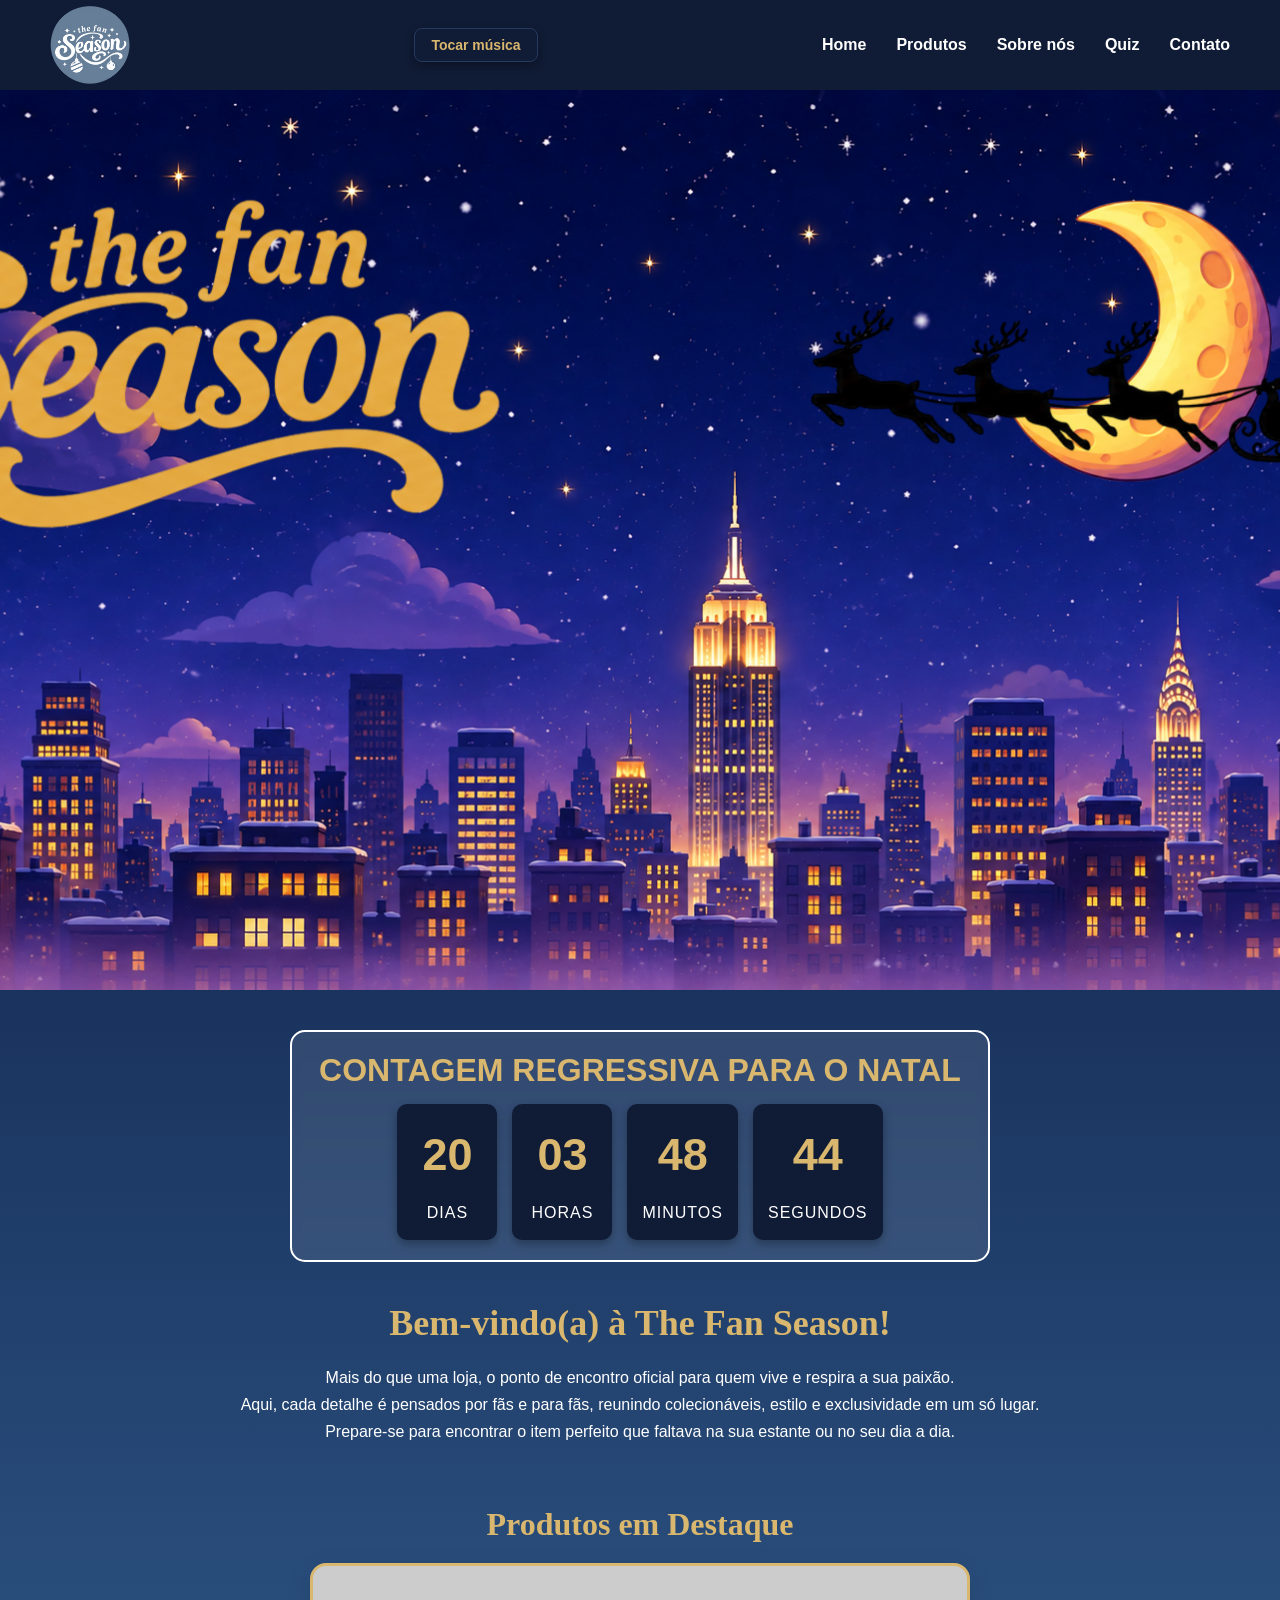
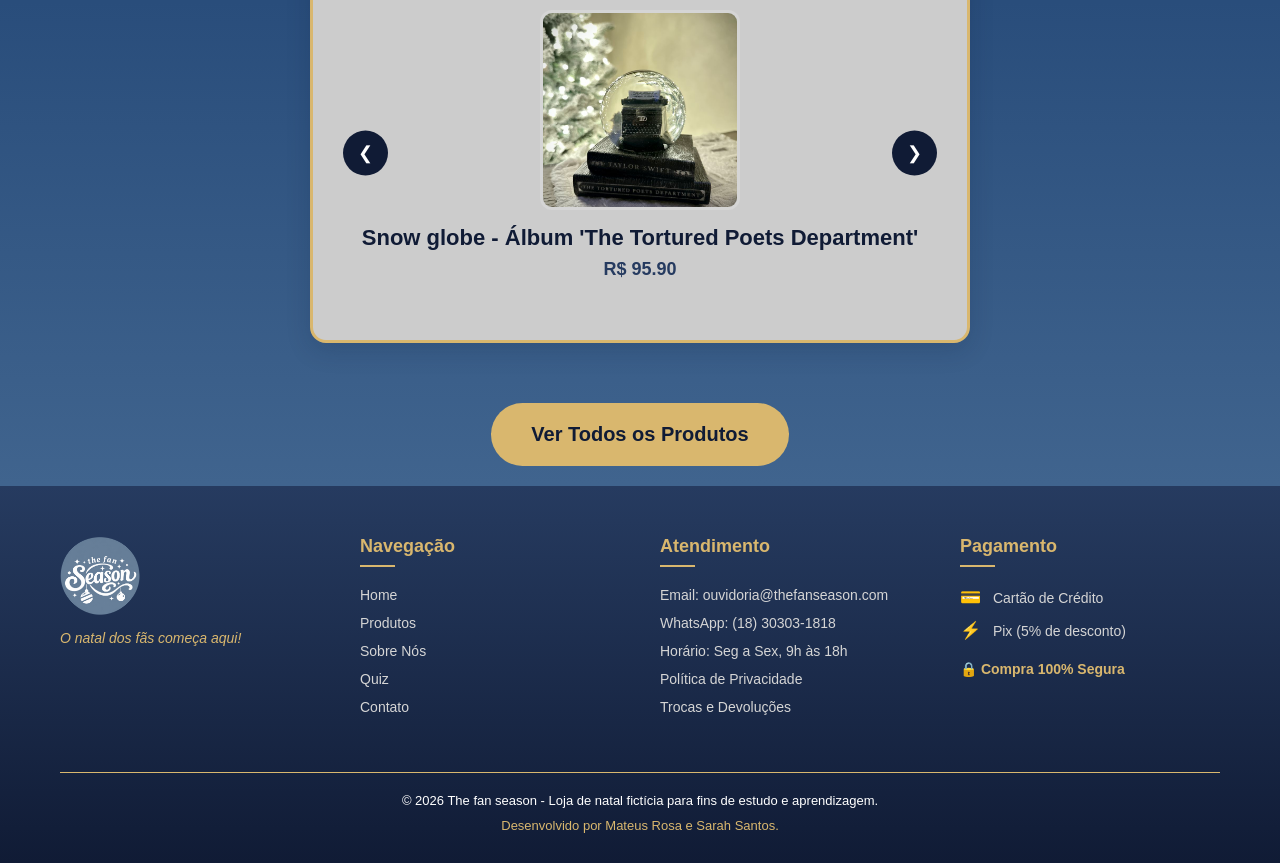
<file: index.html>
<!DOCTYPE html>
<html lang="pt-br">
<head>
    <meta charset="UTF-8">
    <meta name="viewport" content="width=device-width, initial-scale=1.0">
    <title>Home - The fan season</title>
    <link rel="icon" href="img/fanicons/arvore_de_natal-favicon.png">
    <link rel="stylesheet" href="css/style.css">
    <link rel="stylesheet" href="css/responsivo.css">
</head>
<body>
    <header>
        <img src="img/logo.png" alt="Logotipo da Loja de Natal The fan season" class="logo-header">
        <button id="btn-musica">Tocar música</button>
        <button class="menu-hamburguer" id="menu-hamburguer"
            aria-label="Abrir menu" aria-expanded="false">
        <span></span>
        <span></span>
        <span></span>
        </button>

        <nav class="menu" id="menu">
            <a href="index.html">Home</a>
            <a href="produtos.html">Produtos</a>
            <a href="sobre.html">Sobre nós</a>
            <a href="quiz.html">Quiz</a>
            <a href="contato.html">Contato</a>
        </nav>
    </header>
    <main>
        <section class="parallax">
            <img src="img/banner_paralax/cidade.png"  id="cidade" alt="Cidade de Nova York com o empire state">
            <img src="img/banner_paralax/lua.png" id="lua" alt="Lua minguante">
            <img src="img/banner_paralax/papai_noel.png" id="papai_noel" alt="Papai Noel com seu treno de natal voando no céu com renas">
            <img src="img/banner_paralax/titulo.png" id="titulo" alt="Título 'The fan season'">
        </section>

        <div class="container-contador">
            <div class="contador">
                <h2>CONTAGEM REGRESSIVA PARA O NATAL</h2>
                <div class="tempo">
                    <div class="card">
                        <h3 id="dias">00</h3>
                        <p>Dias</p>
                    </div>
                    <div class="card">
                        <h3 id="horas">00</h3>
                        <p>Horas</p>
                    </div>
                    <div class="card">
                        <h3 id="minutos">00</h3>
                        <p>Minutos</p>
                    </div>
                    <div class="card">
                        <h3 id="segundos">00</h3>
                        <p>Segundos</p>
                    </div>
                </div>
            </div>
        </div>

          <article class="boasvindas">
            <div class="messagem-boasvindas">
                <h1>Bem-vindo(a) à The Fan Season!</h1>
                <p>Mais do que uma loja, 
                    o ponto de encontro oficial para quem vive e respira a sua paixão.<br>
                     Aqui, cada detalhe é pensados por fãs e para fãs, reunindo colecionáveis, estilo e exclusividade em um só lugar.<br>
                      Prepare-se para encontrar o item perfeito que faltava na sua estante ou no seu dia a dia.</p>
            </div>
        </article>

        <section class="container-slideshow-destaques">
            <h2>Produtos em Destaque</h2>
            <!-- js vai colocar os produtos por esse id -->
            <div id="slideshow-destaques" class="slideshow-box">
                <button id="anterior" class="btn-slide">&#10094;</button>
                <button id="proximo" class="btn-slide">&#10095;</button>
            </div>
        </section>

        <div class="btn-ver-todos-container">
            <form action="produtos.html">
                <button type="submit" class="btn-ver-todos">Ver Todos os Produtos</button>
            </form>
        </div>

    </main>
    <footer>
        <div class="container-footer">
            <div class="footer-img">
                <a href="index.html">
                    <img src="img/logo.png" alt="Logotipo da Loja de Natal The fan season" class="logo-footer">
                </a>
                <p>O natal dos fãs começa aqui!</p>
            </div>

            <div class="footer-navegacao">
                <h4>Navegação</h4>
                <ul>
                    <li><a href="index.html">Home</a></li>
                    <li><a href="produtos.html">Produtos</a></li>
                    <li><a href="sobre.html">Sobre Nós</a></li>
                    <li><a href="quiz.html">Quiz</a></li>
                    <li><a href="contato.html">Contato</a></li>
                </ul>
            </div>
            <div class="footer-atendimento">
                <h4>Atendimento</h4>
                <ul>
                    <li>Email: ouvidoria@thefanseason.com</li>
                    <li>WhatsApp: (18) 30303-1818</li>
                    <li>Horário: Seg a Sex, 9h às 18h</li>
                    <li><a href="#">Política de Privacidade</a></li>
                    <li><a href="#">Trocas e Devoluções</a></li>
                </ul>
            </div>

            <div class="footer-pagamento">
                <h4>Pagamento</h4>
                <ul class="metodos-pagamento">
                    <li><span>💳</span> Cartão de Crédito</li>
                    <li><span>⚡</span> Pix (5% de desconto)</li>
                </ul>
                <p id="seguranca">🔒 Compra 100% Segura</p>
            </div>
             
        </div>

        <div class="footer-bottom">
            <p>&copy; 2026 The fan season - Loja de natal fictícia para fins de estudo e aprendizagem.</p>
            <p>Desenvolvido por Mateus Rosa e Sarah Santos.</p>
        </div>
    </footer>
    <script src="js/produtos.js"></script>
    <script src="js/script.js"></script>
</body>
</html>
</file>
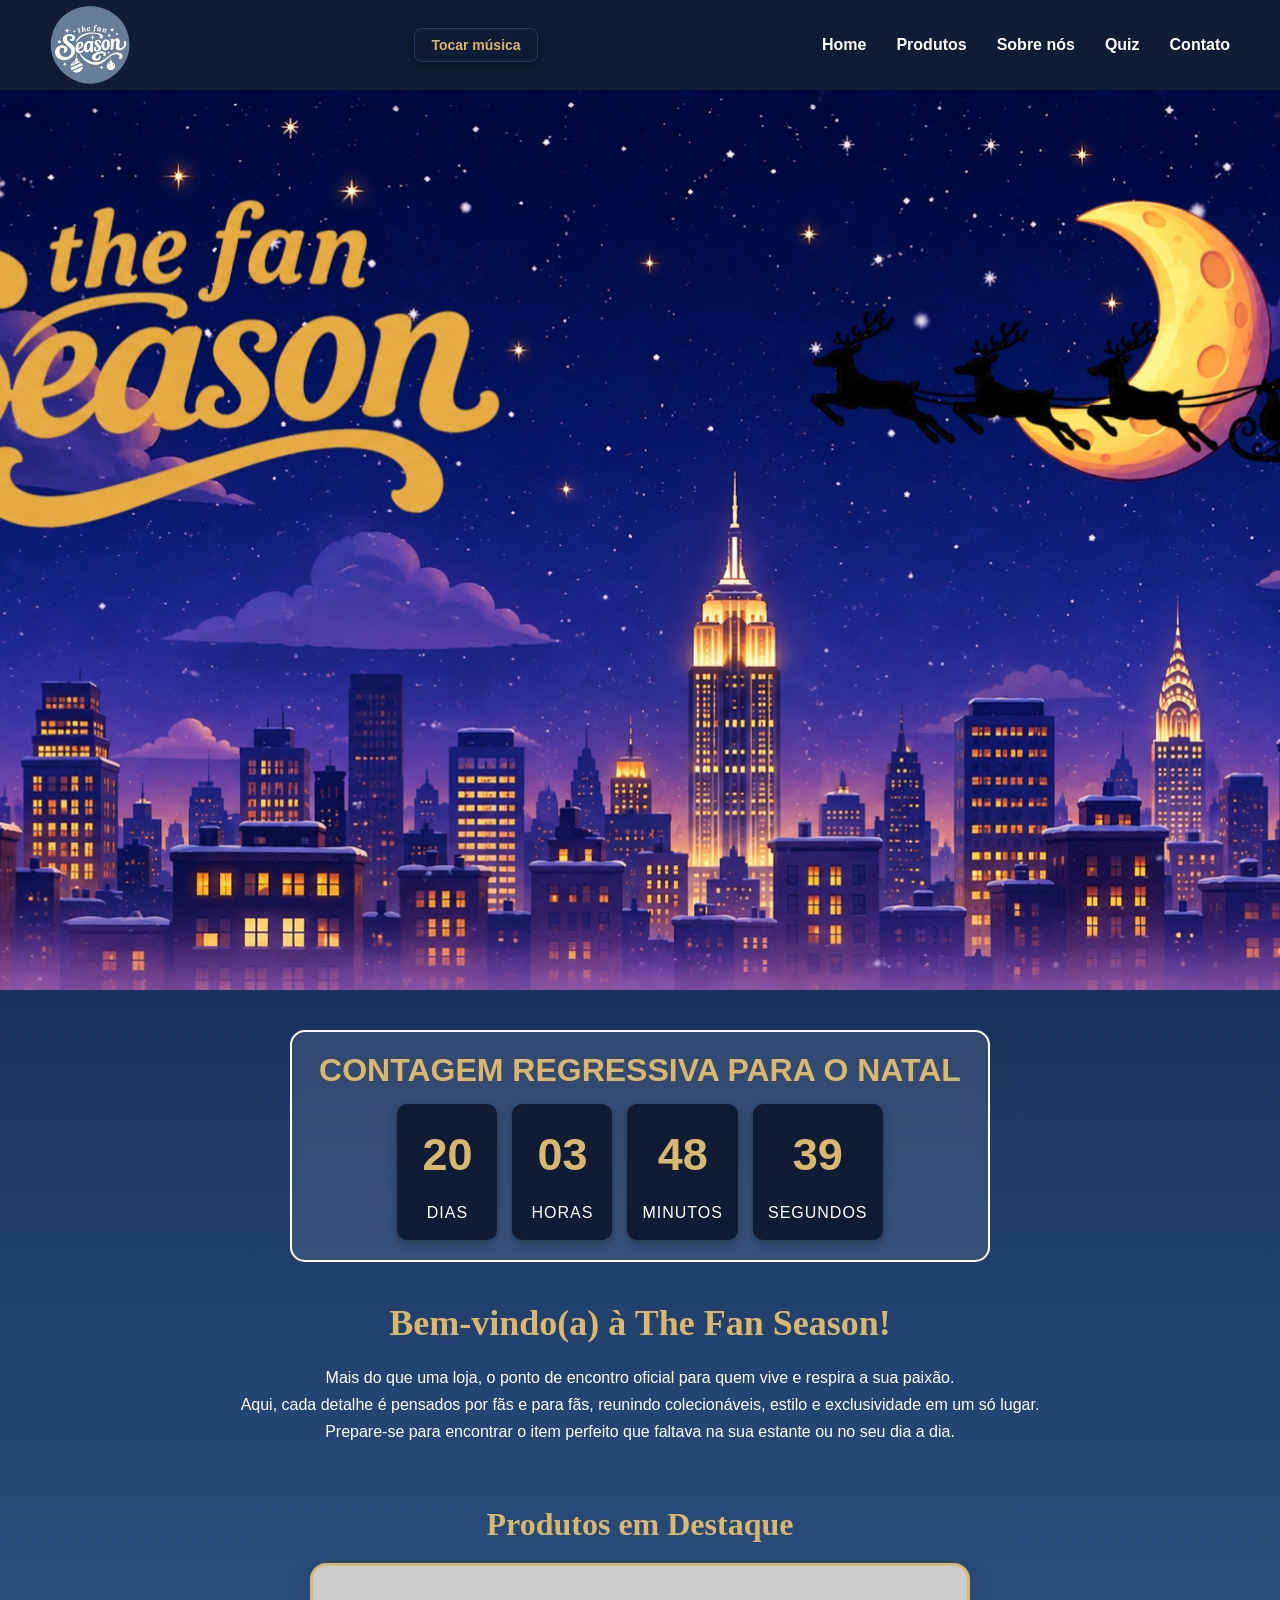
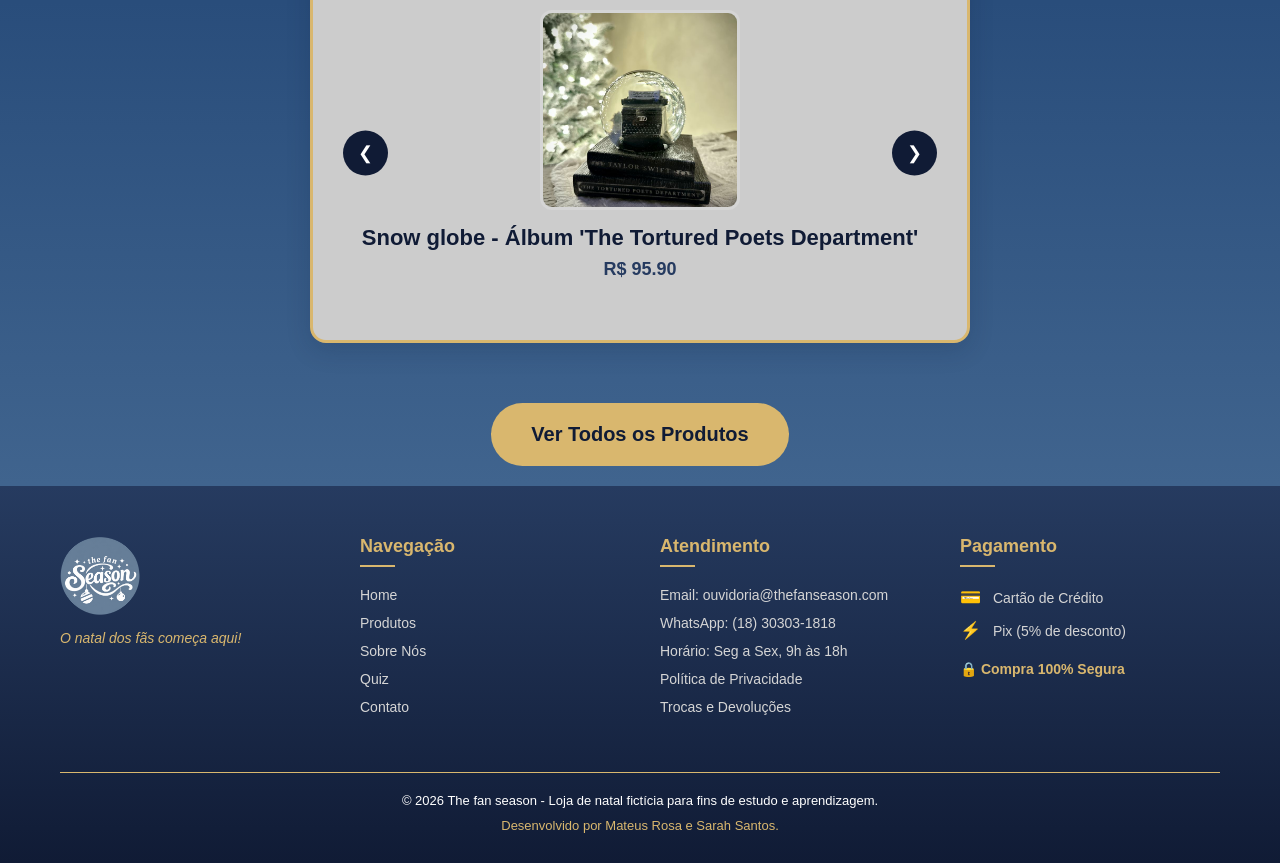
<file: loja-natal-the-fan-season/index.html>
<!DOCTYPE html>
<html lang="pt-br">
<head>
    <meta charset="UTF-8">
    <meta name="viewport" content="width=device-width, initial-scale=1.0">
    <title>Home - The fan season</title>
    <link rel="icon" href="img/fanicons/arvore_de_natal-favicon.png">
    <link rel="stylesheet" href="css/style.css">
    <link rel="stylesheet" href="css/responsivo.css">
</head>
<body>
    <header>
        <img src="img/logo.png" alt="Logotipo da Loja de Natal The fan season" class="logo-header">
        <button id="btn-musica">Tocar música</button>
        <button class="menu-hamburguer" id="menu-hamburguer"
            aria-label="Abrir menu" aria-expanded="false">
        <span></span>
        <span></span>
        <span></span>
        </button>

        <nav class="menu" id="menu">
            <a href="index.html">Home</a>
            <a href="produtos.html">Produtos</a>
            <a href="sobre.html">Sobre nós</a>
            <a href="quiz.html">Quiz</a>
            <a href="contato.html">Contato</a>
        </nav>
    </header>
    <main>
        <section class="parallax">
            <img src="img/banner_paralax/cidade.png"  id="cidade" alt="Cidade de Nova York com o empire state">
            <img src="img/banner_paralax/lua.png" id="lua" alt="Lua minguante">
            <img src="img/banner_paralax/papai_noel.png" id="papai_noel" alt="Papai Noel com seu treno de natal voando no céu com renas">
            <img src="img/banner_paralax/titulo.png" id="titulo" alt="Título 'The fan season'">
        </section>

        <div class="container-contador">
            <div class="contador">
                <h2>CONTAGEM REGRESSIVA PARA O NATAL</h2>
                <div class="tempo">
                    <div class="card">
                        <h3 id="dias">00</h3>
                        <p>Dias</p>
                    </div>
                    <div class="card">
                        <h3 id="horas">00</h3>
                        <p>Horas</p>
                    </div>
                    <div class="card">
                        <h3 id="minutos">00</h3>
                        <p>Minutos</p>
                    </div>
                    <div class="card">
                        <h3 id="segundos">00</h3>
                        <p>Segundos</p>
                    </div>
                </div>
            </div>
        </div>

          <article class="boasvindas">
            <div class="messagem-boasvindas">
                <h1>Bem-vindo(a) à The Fan Season!</h1>
                <p>Mais do que uma loja, 
                    o ponto de encontro oficial para quem vive e respira a sua paixão.<br>
                     Aqui, cada detalhe é pensados por fãs e para fãs, reunindo colecionáveis, estilo e exclusividade em um só lugar.<br>
                      Prepare-se para encontrar o item perfeito que faltava na sua estante ou no seu dia a dia.</p>
            </div>
        </article>

        <section class="container-slideshow-destaques">
            <h2>Produtos em Destaque</h2>
            <!-- js vai colocar os produtos por esse id -->
            <div id="slideshow-destaques" class="slideshow-box">
                <button id="anterior" class="btn-slide">&#10094;</button>
                <button id="proximo" class="btn-slide">&#10095;</button>
            </div>
        </section>

        <div class="btn-ver-todos-container">
            <form action="produtos.html">
                <button type="submit" class="btn-ver-todos">Ver Todos os Produtos</button>
            </form>
        </div>

    </main>
    <footer>
        <div class="container-footer">
            <div class="footer-img">
                <a href="index.html">
                    <img src="img/logo.png" alt="Logotipo da Loja de Natal The fan season" class="logo-footer">
                </a>
                <p>O natal dos fãs começa aqui!</p>
            </div>

            <div class="footer-navegacao">
                <h4>Navegação</h4>
                <ul>
                    <li><a href="index.html">Home</a></li>
                    <li><a href="produtos.html">Produtos</a></li>
                    <li><a href="sobre.html">Sobre Nós</a></li>
                    <li><a href="quiz.html">Quiz</a></li>
                    <li><a href="contato.html">Contato</a></li>
                </ul>
            </div>
            <div class="footer-atendimento">
                <h4>Atendimento</h4>
                <ul>
                    <li>Email: ouvidoria@thefanseason.com</li>
                    <li>WhatsApp: (18) 30303-1818</li>
                    <li>Horário: Seg a Sex, 9h às 18h</li>
                    <li><a href="#">Política de Privacidade</a></li>
                    <li><a href="#">Trocas e Devoluções</a></li>
                </ul>
            </div>

            <div class="footer-pagamento">
                <h4>Pagamento</h4>
                <ul class="metodos-pagamento">
                    <li><span>💳</span> Cartão de Crédito</li>
                    <li><span>⚡</span> Pix (5% de desconto)</li>
                </ul>
                <p id="seguranca">🔒 Compra 100% Segura</p>
            </div>
             
        </div>

        <div class="footer-bottom">
            <p>&copy; 2026 The fan season - Loja de natal fictícia para fins de estudo e aprendizagem.</p>
            <p>Desenvolvido por Mateus Rosa e Sarah Santos.</p>
        </div>
    </footer>
    <script src="js/produtos.js"></script>
    <script src="js/script.js"></script>
</body>
</html>
</file>
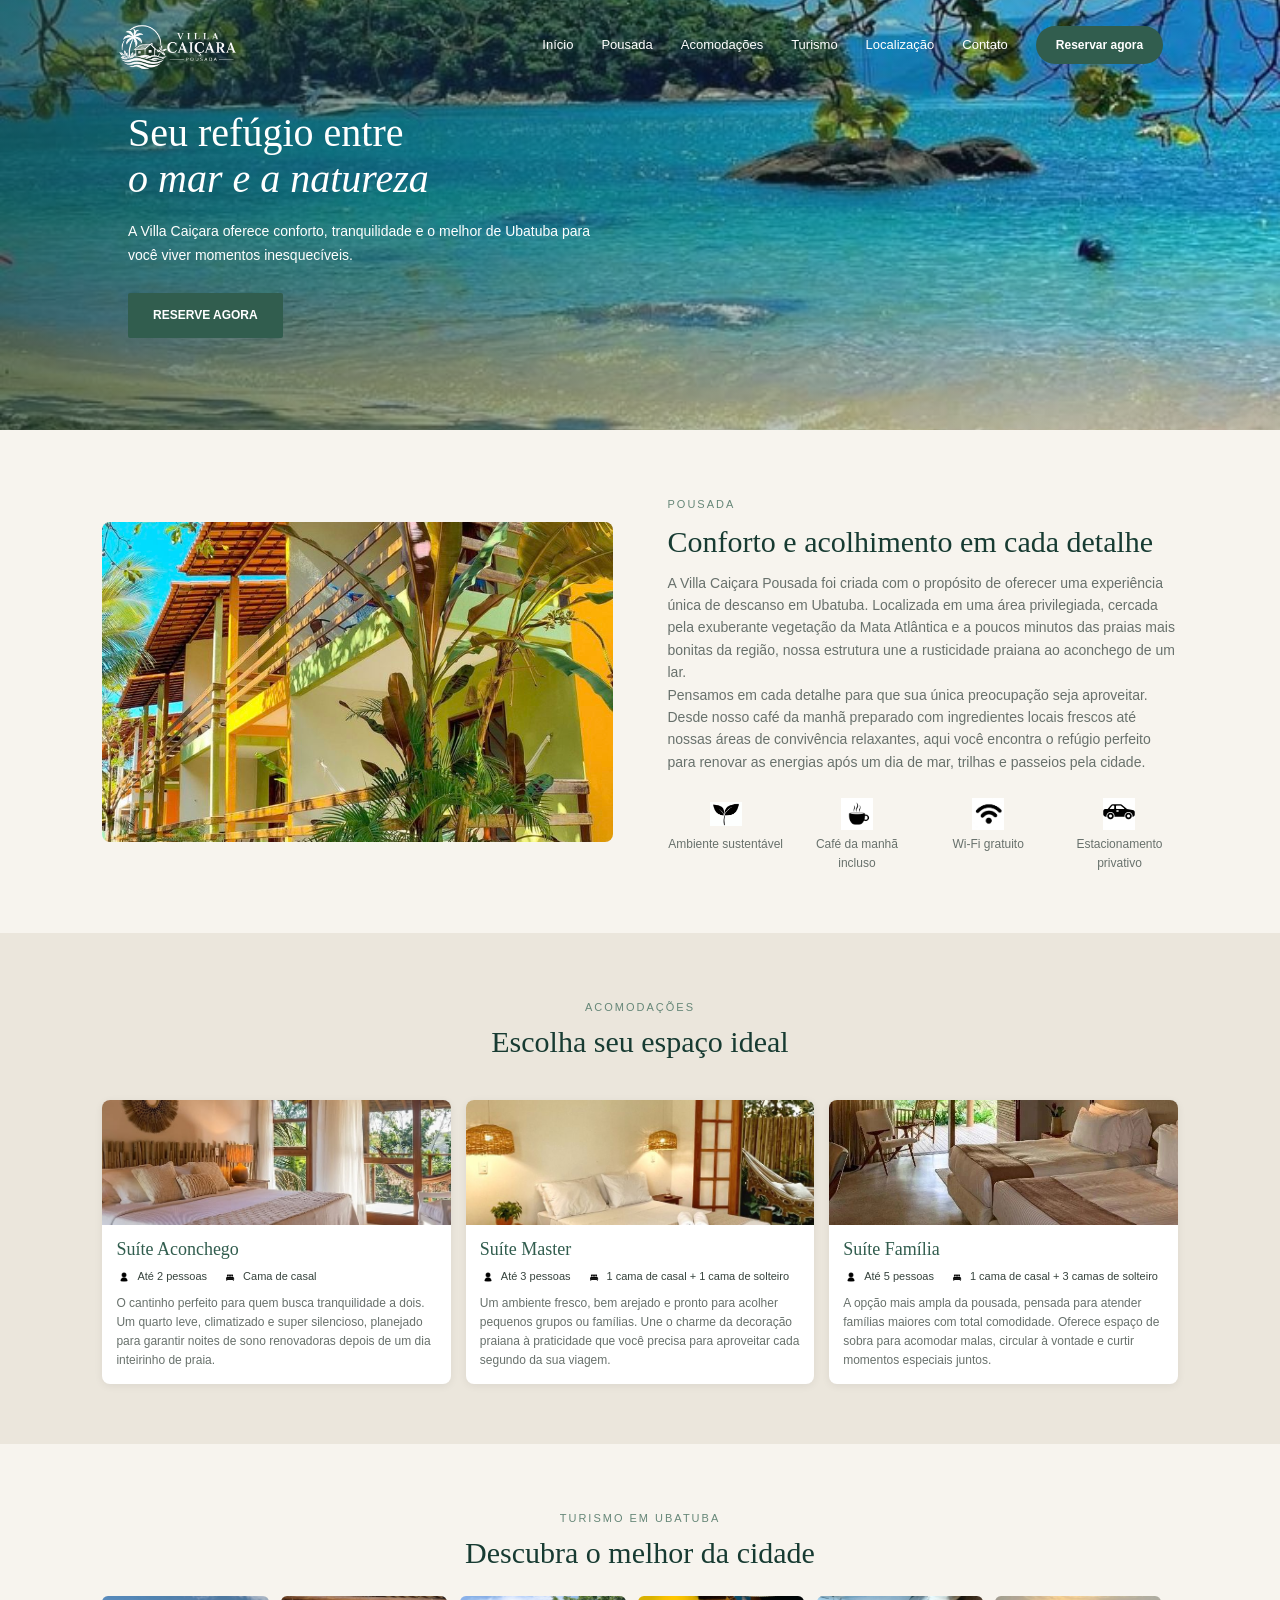
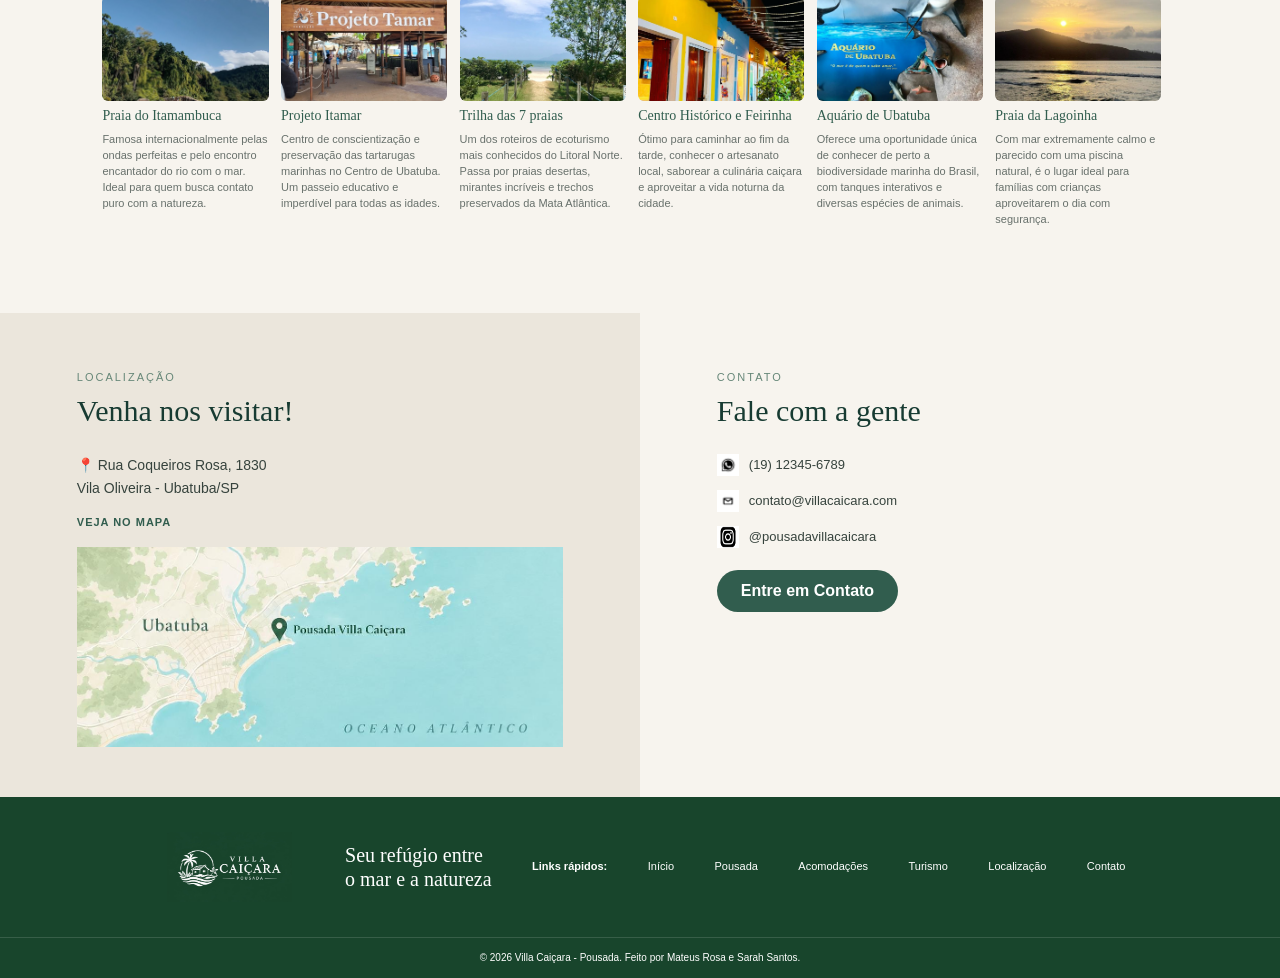
<file: pousada-Villa_Caicara/index.html>
<!DOCTYPE html>
<html lang="pt-BR">
<head>
    <meta charset="UTF-8">
    <meta name="viewport" content="width=device-width, initial-scale=1.0">
    <title>Villa Caiçara - Pousada</title>
    <link rel="stylesheet" href="css/style.css">
</head>
<body>
    <header class="hero" id="topo">
        <nav class="menu"> 
             <img src="imagens/logo_principal.png" alt="logo" class="logo-img">
            <div class="links">
                <a href="#topo">Início</a>
                    <a href="#pousada">Pousada</a>
                    <a href="#acomodacoes">Acomodações</a>
                    <a href="#turismo">Turismo</a>
                    <a href="#localizacao">Localização</a>
                    <a href="#contato">Contato</a>
                    <a href="#contato"><button>Reservar agora</button></a>
            </div>
        </nav>
        <div class="hero-text">
            <h1>Seu refúgio entre<br>
                <i>o mar e a natureza</i>
            </h1>
             <p>A Villa Caiçara oferece conforto, tranquilidade e o melhor de Ubatuba para você viver momentos inesquecíveis.</p>
            <a href="#contato" class="btn-reserva">Reserve Agora</a>
            </div>
    </header>


        <section id="pousada">
            <div class="pousada-container">
                <img src="imagens/faixa_pousada.jpeg" alt="" id="pousada-img">
                <div class="pousada-info">
                    <span class="sub-title">POUSADA</span>
                    <h2>Conforto e acolhimento em cada detalhe</h2>
                    <p>A Villa Caiçara Pousada foi criada com o propósito de oferecer uma experiência única de descanso em Ubatuba. Localizada em uma área privilegiada, cercada pela exuberante vegetação da Mata Atlântica e a poucos minutos das praias mais bonitas da região, nossa estrutura une a rusticidade praiana ao aconchego de um lar. <br>
                    Pensamos em cada detalhe para que sua única preocupação seja aproveitar. Desde nosso café da manhã preparado com ingredientes locais frescos até nossas áreas de convivência relaxantes, aqui você encontra o refúgio perfeito para renovar as energias após um dia de mar, trilhas e passeios pela cidade.</p>
                    <div class="itens-grid">
                        <div class="itens">
                            <img src="imagens/ambiente_sustentavel_logo.jpeg" alt="Icone planta" class="itens-img">
                            <p>Ambiente sustentável</p>
                        </div>
                        <div class="itens">
                            <img src="imagens/cafe_logo.jpeg" alt="Icone de um café" class="itens-img">
                            <p>Café da manhã incluso</p>
                        </div>
                        <div class="itens">
                            <img src="imagens/wifi_logo.jpeg" alt="Icone Wi-Fi" class="itens-img">
                            <p>Wi-Fi gratuito</p>
                        </div>
                        <div class="itens">
                            <img src="imagens/estacionamento_logo.jpeg" alt="Icone carro" class="itens-img">
                            <p>Estacionamento privativo</p>
                        </div>

                    </div>

                </div>
            </div>
        </section>

        <section id="acomodacoes">
            <div class="acomodacoes-container">
                <div class="titulo">
                    <span class="sub-title">ACOMODAÇÕES</span>
                    <h2>Escolha seu espaço ideal</h2>
                </div>

                <div class="card-acomodacao">
                    <img src="imagens/suite_aconchego.jpeg" alt="" class="card-img-principal">
                    <div class="card-acomodacao-body">
                        <h3>Suíte Aconchego</h3>
                        <div class="comodidades">
                            <div class="comodidade-item">
                                <img src="imagens/pessoa_logo.jpeg" alt="Pessoas" class="icone-card">
                                <span>Até 2 pessoas</span>
                            </div>
                            <div class="comodidade-item">
                                <img src="imagens/cama_logo.jpeg" alt="Cama" class="icone-card">
                                <span>Cama de casal</span>
                            </div>
                        </div>
                        <p>O cantinho perfeito para quem busca tranquilidade a dois. Um quarto leve, climatizado e super silencioso, planejado para garantir noites de sono renovadoras depois de um dia inteirinho de praia.</p>
                    </div>
                </div>

                <div class="card-acomodacao">
                    <img src="imagens/suite_master.jpeg" alt="" class="card-img-principal">
                    <div class="card-acomodacao-body">
                        <h3>Suíte Master</h3>
                        <div class="comodidades">
                            <div class="comodidade-item">
                                <img src="imagens/pessoa_logo.jpeg" alt="Pessoas" class="icone-card">
                                <span>Até 3 pessoas</span>
                            </div>
                            <div class="comodidade-item">
                                <img src="imagens/cama_logo.jpeg" alt="Cama" class="icone-card">
                                <span>1 cama de casal + 1 cama de solteiro</span>
                            </div>
                        </div>
                        <p>Um ambiente fresco, bem arejado e pronto para acolher pequenos grupos ou famílias. Une o charme da decoração praiana à praticidade que você precisa para aproveitar cada segundo da sua viagem.</p>
                    </div>
                </div>

                <div class="card-acomodacao">
                    <img src="imagens/suite_familia.jpeg" alt="" class="card-img-principal">
                    <div class="card-acomodacao-body">
                        <h3>Suíte Família</h3>
                        <div class="comodidades">
                            <div class="comodidade-item">
                                <img src="imagens/pessoa_logo.jpeg" alt="Pessoas" class="icone-card">
                                <span>Até 5 pessoas</span>
                            </div>
                            <div class="comodidade-item">
                                <img src="imagens/cama_logo.jpeg" alt="Cama" class="icone-card">
                                <span>1 cama de casal + 3 camas de solteiro</span>
                            </div>
                        </div>
                        <p>A opção mais ampla da pousada, pensada para atender famílias maiores com total comodidade. Oferece espaço de sobra para acomodar malas, circular à vontade e curtir momentos especiais juntos.</p>
                    </div>
                </div>
            </div>
        </section>

        <section id="turismo">
            <div class="turismo-container">
                <div class="titulo">
                    <span class="sub-title">TURISMO EM UBATUBA</span>
                    <h2>Descubra o melhor da cidade</h2>
                </div> 
                <div class="card-turismo">
                    <img src="imagens/itamambuca.jpeg" alt="">
                    <div class="card-turismo-body">
                        <h3>Praia do Itamambuca</h3>
                        <p>Famosa internacionalmente pelas ondas perfeitas e pelo encontro encantador do rio com o mar. Ideal para quem busca contato puro com a natureza.</p>
                    </div>
                </div>
                <div class="card-turismo">
                    <img src="imagens/progeto_itamar.jpeg" alt="imagem do projeto Itamar">
                    <div class="card-turismo-body">
                        <h3>Projeto Itamar</h3>
                        <p>Centro de conscientização e preservação das tartarugas marinhas no Centro de Ubatuba. Um passeio educativo e imperdível para todas as idades.</p>
                    </div>
                </div>
                <div class="card-turismo">
                    <img src="imagens/trilha_das_sete_praias.jpeg" alt="imagem da trilha das sete praias">
                    <div class="card-turismo-body">
                        <h3>Trilha das 7 praias</h3>
                        <p>Um dos roteiros de ecoturismo mais conhecidos do Litoral Norte. Passa por praias desertas, mirantes incríveis e trechos preservados da Mata Atlântica.</p>
                    </div>
                </div>
                <div class="card-turismo">
                    <img src="imagens/centrinho.jpeg" alt="imagem do centro de Ubatuba">
                    <div class="card-turismo-body">
                        <h3>Centro Histórico e Feirinha</h3>
                        <p>Ótimo para caminhar ao fim da tarde, conhecer o artesanato local, saborear a culinária caiçara e aproveitar a vida noturna da cidade.</p>
                    </div>
                </div>
                <div class="card-turismo">
                    <img src="imagens/aquario.jpeg" alt="imagem do aquario de Ubatuba">
                    <div class="card-turismo-body">
                        <h3>Aquário de Ubatuba</h3>
                        <p>Oferece uma oportunidade única de conhecer de perto a biodiversidade marinha do Brasil, com tanques interativos e diversas espécies de animais.</p>
                    </div>
                </div>
                <div class="card-turismo">
                    <img src="imagens/praia_lagoinha.jpeg" alt="imagem da praia da Lagoinha">
                    <div class="card-turismo-body">
                        <h3>Praia da Lagoinha</h3>
                        <p>Com mar extremamente calmo e parecido com uma piscina natural, é o lugar ideal para famílias com crianças aproveitarem o dia com segurança.</p>
                    </div>
                </div>
            </div>
        </section>

        <section id="localizacao">
            <div class="turismo-container">
                <div class="titulo">
                    <span class="sub-title">LOCALIZAÇÃO</span>
                    <h2>Venha nos visitar!</h2>
                </div>
                <div class="localizacao-info"> 
                    <p>📍 Rua Coqueiros Rosa, 1830 <br>
                    Vila Oliveira - Ubatuba/SP</p>
                    <h3>VEJA NO MAPA</h3>
                    <img src="imagens/mapa.jpeg" alt="imagem da Localização da pousada" id="mapa">
                </div>
            </div>
        </section>
        
        <section id="contato">
            <div class="titulo">
                    <span class="sub-title">CONTATO</span>
                    <h2>Fale com a gente</h2>
            </div>

            <div class="contato-container">
                <div class="contato-item">
                    <img src="imagens/whatsapp_logo.jpeg" alt="logo do WhatsApp" class="icone-contato">
                    <span>(19) 12345-6789</span>
                </div>
                <div class="contato-item">
                    <img src="imagens/gmail.logo.jpeg" alt="logo do Gmail" class="icone-contato">
                    <span>contato@villacaicara.com</span>
                </div>
                <div class="contato-item">
                    <img src="imagens/instagram_logo.jpeg" alt="logo do Instagram" class="icone-contato">
                    <span>@pousadavillacaicara</span>
                </div>
                
            </div>

            <button id="btnAbrirModal" class="btn-contato">Entre em Contato</button>

            <div id="modalContato" class="modal-container">
                <div class="modal-conteudo">
                    
                    <span id="btnFecharModal" class="btn-fechar">&times;</span>
                    
                    <h2>Entre em Contato</h2>
                    <p>Preencha os campos abaixo para nos enviar uma mensagem:</p>

                    <form id="formContatoModal" class="form-modal">
                        <div class="campo">
                            <label for="modalNome">Nome</label>
                            <input type="text" id="modalNome" required placeholder="Seu nome">
                        </div>

                        <div class="campo">
                            <label for="modalEmail">E-mail</label>
                            <input type="email" id="modalEmail" required placeholder="Seu e-mail">
                        </div>

                        <div class="campo">
                            <label for="modalMensagem">Mensagem</label>
                            <textarea id="modalMensagem" rows="3" required placeholder="Sua mensagem..."></textarea>
                        </div>

                        <button type="submit" class="btn-enviar">Enviar Mensagem</button>
                    </form>

                </div>
            </div>
        </section>

    </main>
    <footer>
        <div class="container-footer">
            <a href="#inicio" class="logo">
                <img src="imagens/logo_footer.jpeg" alt="logo Villa Caiçara com cor do footer" class="logo-img">
            </a>

            <h3>Seu refúgio entre <br>
                o mar e a natureza</h3>
            
            <h4>Links rápidos:</h4>
            <a href="#topo">Início</a>
            <a href="#pousada">Pousada</a>
            <a href="#acomodacoes">Acomodações</a>
            <a href="#turismo">Turismo</a>
            <a href="#localizacao">Localização</a>
            <a href="#contato">Contato</a>
             
        </div>

        <div class="footer-bottom">
            <p>&copy; 2026 Villa Caiçara - Pousada. Feito por Mateus Rosa e Sarah Santos.</p>
        </div>
    </footer>
    <script src="js/script.js"></script>
</body>
</html>
</file>
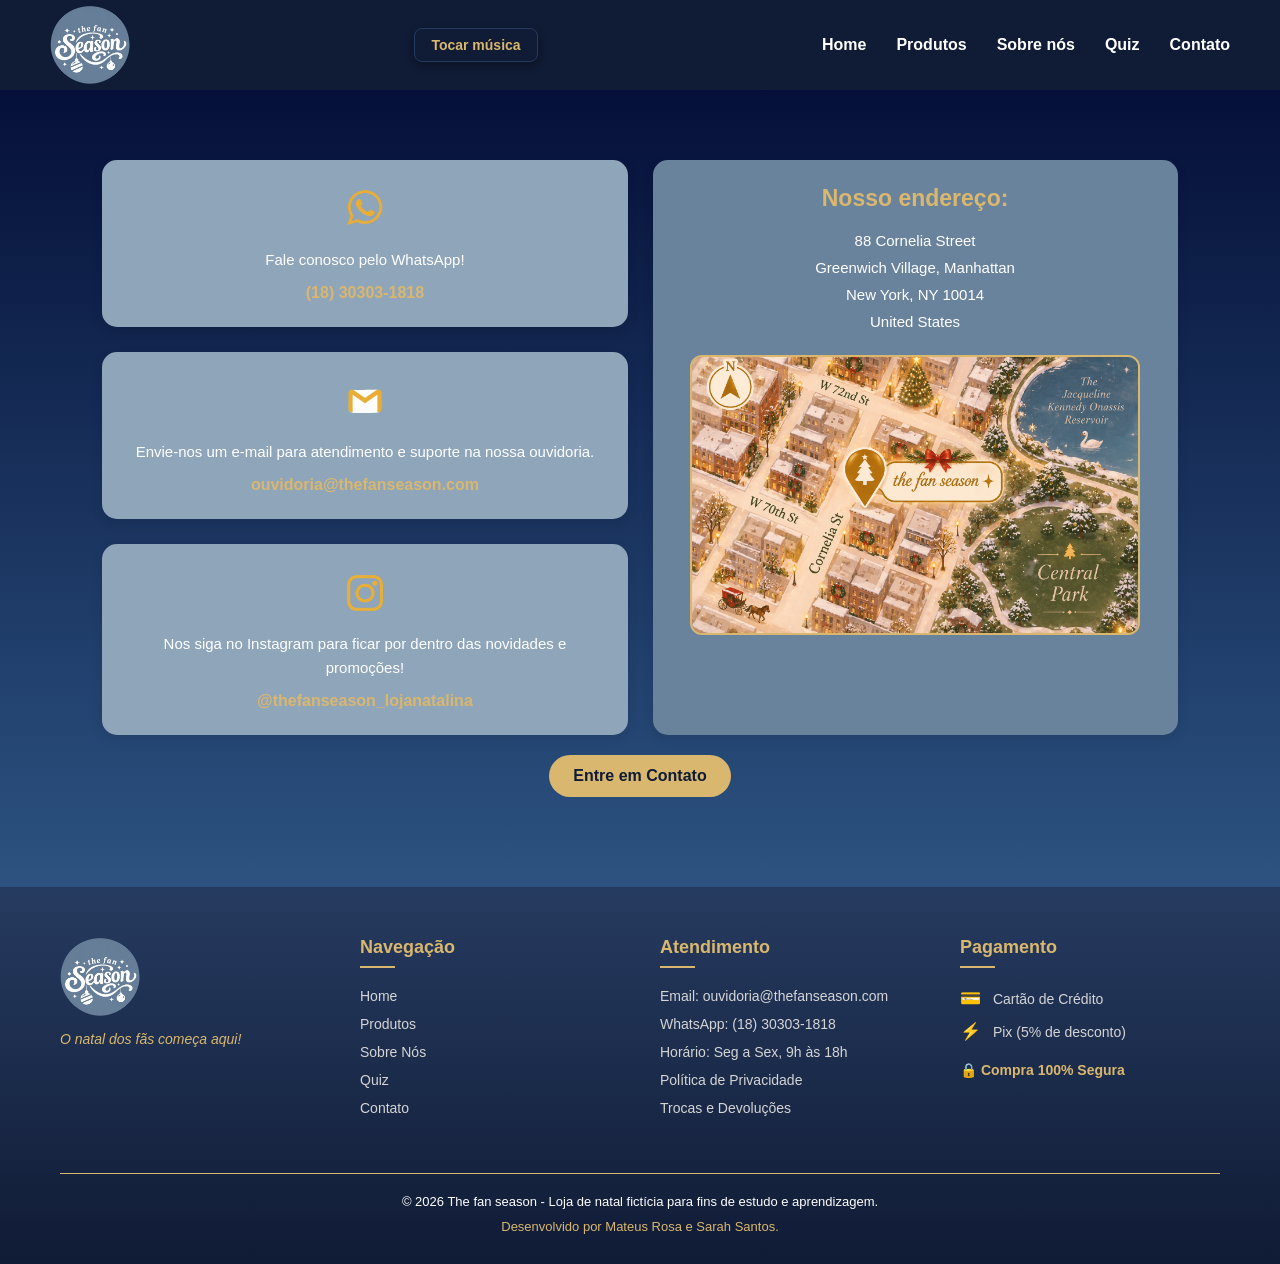
<file: contato.html>
<!DOCTYPE html>
<html lang="pt-br">
<head>
    <meta charset="UTF-8">
    <meta name="viewport" content="width=device-width, initial-scale=1.0">
    <title>Contato - The fan season</title>
    <link rel="icon" href="img/fanicons/envelope_natalino-favicon.png">
    <link rel="stylesheet" href="css/style.css">
    <link rel="stylesheet" href="css/responsivo.css">
</head>
<body>
    <header>
        <img src="img/logo.png" alt="Logotipo da Loja de Natal The fan season" class="logo-header">
        <button id="btn-musica">Tocar música</button>
        <button class="menu-hamburguer" id="menu-hamburguer"
            aria-label="Abrir menu" aria-expanded="false">
        <span></span>
        <span></span>
        <span></span>
        </button>
        <nav class="menu" id="menu">
            <a href="index.html">Home</a>
            <a href="produtos.html">Produtos</a>
            <a href="sobre.html">Sobre nós</a>
            <a href="quiz.html">Quiz</a>
            <a href="contato.html">Contato</a>
        </nav>
    </header>
    <main>
        <section id="contato">

            <div class="contato-container">
                <div class="contato-item">
                    <img src="img/icones/whatsapp.png" alt="logo do WhatsApp" class="icone-contato">
                    <p>Fale conosco pelo WhatsApp!</p>
                    <span>(18) 30303-1818</span>
                </div>
                <div class="contato-item">
                    <img src="img/icones/gmail.png" alt="logo do Gmail" class="icone-contato">
                    <p>Envie-nos um e-mail para atendimento e suporte na nossa ouvidoria.</p>
                    <span>ouvidoria@thefanseason.com</span>
                </div>
                <div class="contato-item">
                    <img src="img/icones/instagram.png" alt="logo do Instagram" class="icone-contato">
                    <p>Nos siga no Instagram para ficar por dentro das novidades e promoções!</p>
                    <span>@thefanseason_lojanatalina</span>
                </div>
                <div class="contato-mapa">
                    <h3>Nosso endereço:</h3>
                    <p>88 Cornelia Street <br>
                        Greenwich Village, Manhattan <br>
                        New York, NY 10014 <br>
                        United States</p>
                    <img src="img/mapa.png" alt="Mapa de localização da loja" class="mapa-contato">
                </div>
                
            </div>
            <div class="btn-contato-container">
                <button id="btnAbrirModal" class="btn-contato">Entre em Contato</button>
            </div>
                
            <div id="modalContato" class="modal-container">
                <div class="modal-conteudo">
                    
                    <span id="btnFecharModal" class="btn-fechar">&times;</span>
                    
                    <h2>Entre em Contato</h2>
                    <p>Preencha os campos abaixo para nos enviar uma mensagem:</p>

                    <form id="formContatoModal" class="form-modal">
                        <div class="campo">
                            <label for="modalNome">Nome</label>
                            <input type="text" id="modalNome" required placeholder="Seu nome">
                        </div>

                        <div class="campo">
                            <label for="modalEmail">E-mail</label>
                            <input type="email" id="modalEmail" required placeholder="Seu e-mail">
                        </div>

                        <div class="campo">
                            <label for="modalAssunto">Assunto</label>
                            <select id="modalAssunto" required>
                                <option value="" disabled selected>Selecione um assunto...</option>
                                <option value="duvida">Dúvida sobre produto</option>
                                <option value="entrega">Prazo de entrega</option>
                                <option value="troca">Troca ou Devolução</option>
                                <option value="outro">Outro (digitar)</option>
                            </select>
                        </div>

                        <div class="campo" id="campoOutroAssunto">
                            <label for="modalOutroInput">Qual o assunto?</label>
                            <input type="text" id="modalOutroInput" placeholder="Digite o assunto">
                        </div>

                        <div class="campo">
                            <label for="modalMensagem">Mensagem</label>
                            <textarea id="modalMensagem" rows="3" required placeholder="Sua mensagem..."></textarea>
                        </div>

                        <button type="submit" class="btn-enviar">Enviar Mensagem</button>
                    </form>

                </div>
            </div>
        </section>
    </main>
    <footer>
        <div class="container-footer">
            <div class="footer-img">
                <a href="index.html">
                    <img src="img/logo.png" alt="Logotipo da Loja de Natal The fan season" class="logo-footer">
                </a>
                <p>O natal dos fãs começa aqui!</p>
            </div>

            <div class="footer-navegacao">
                <h4>Navegação</h4>
                <ul>
                    <li><a href="index.html">Home</a></li>
                    <li><a href="produtos.html">Produtos</a></li>
                    <li><a href="sobre.html">Sobre Nós</a></li>
                    <li><a href="quiz.html">Quiz</a></li>
                    <li><a href="contato.html">Contato</a></li>
                </ul>
            </div>
            <div class="footer-atendimento">
                <h4>Atendimento</h4>
                <ul>
                    <li>Email: ouvidoria@thefanseason.com</li>
                    <li>WhatsApp: (18) 30303-1818</li>
                    <li>Horário: Seg a Sex, 9h às 18h</li>
                    <li><a href="#">Política de Privacidade</a></li>
                    <li><a href="#">Trocas e Devoluções</a></li>
                </ul>
            </div>

            <div class="footer-pagamento">
                <h4>Pagamento</h4>
                <ul class="metodos-pagamento">
                    <li><span>💳</span> Cartão de Crédito</li>
                    <li><span>⚡</span> Pix (5% de desconto)</li>
                </ul>
                <p id="seguranca">🔒 Compra 100% Segura</p>
            </div>
             
        </div>

        <div class="footer-bottom">
            <p>&copy; 2026 The fan season - Loja de natal fictícia para fins de estudo e aprendizagem.</p>
            <p>Desenvolvido por Mateus Rosa e Sarah Santos.</p>
        </div>
    </footer>
    <script src="js/script.js"></script>
</body>
</html>
</file>
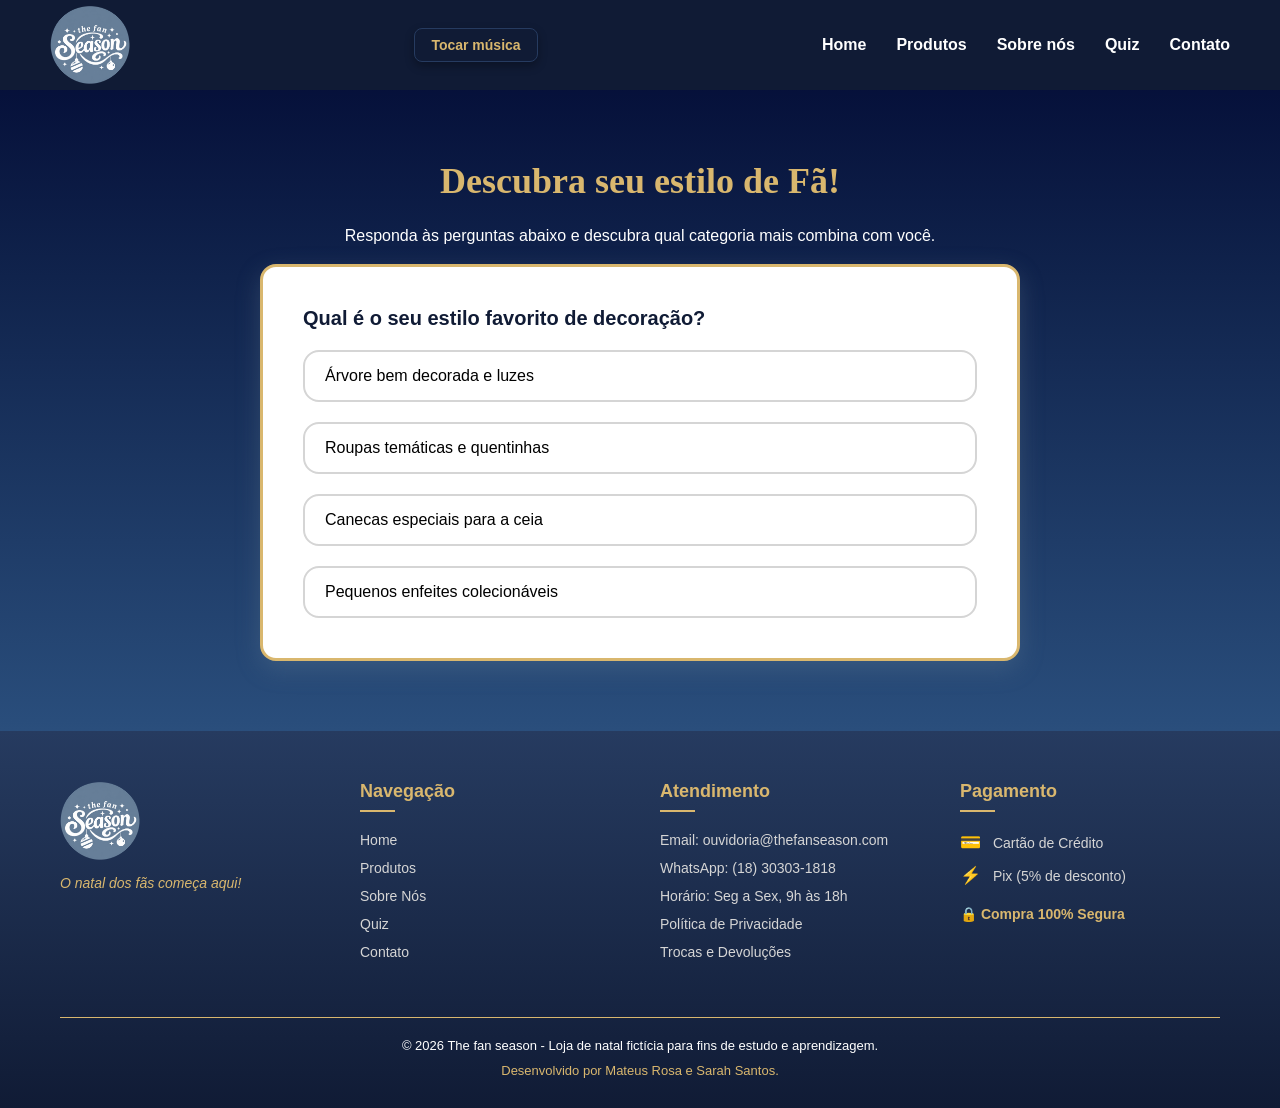
<file: quiz.html>
<!DOCTYPE html>
<html lang="pt-br">
<head>
    <meta charset="UTF-8">
    <meta name="viewport" content="width=device-width, initial-scale=1.0">
    <title>Quiz - The fan season</title>
    <link rel="icon" href="img/fanicons/sino_natalino-favicon.png">
    <link rel="stylesheet" href="css/style.css">
    <link rel="stylesheet" href="css/responsivo.css">
</head>
<body>
    <header>   
        <img src="img/logo.png" alt="Logotipo da Loja de Natal The fan season" class="logo-header">
        <button id="btn-musica">Tocar música</button>
        <button class="menu-hamburguer" id="menu-hamburguer"
            aria-label="Abrir menu" aria-expanded="false">
        <span></span>
        <span></span>
        <span></span>
        </button>
        <nav class="menu" id="menu">
            <a href="index.html">Home</a>
            <a href="produtos.html">Produtos</a>
            <a href="sobre.html">Sobre nós</a>
            <a href="quiz.html">Quiz</a>
            <a href="contato.html">Contato</a>
        </nav>
    </header>
        <!-- Conteúdo Principal da Página do Quiz -->
    <main class="container-quiz">
        <h1>Descubra seu estilo de Fã!</h1>
        <p>Responda às perguntas abaixo e descubra qual categoria mais combina com você.</p>

        <!-- Caixa principal do Quiz (É aqui que o JavaScript procura pelo id="quiz-box") -->
        <div id="quiz-box">
            
            <!-- Parte das Perguntas (Visível durante o quiz) -->
            <div id="pergunta-container">
                <h3 id="questao-titulo">Carregando pergunta...</h3>
                <div id="opcoes-container" class="opcoes-grid">
                    <!-- O JavaScript vai injetar os 4 botões de alternativas aqui dentro -->
                </div>
            </div>

            <!-- Parte do Resultado (Fica escondido até o quiz terminar) -->
            <div id="resultado-container" style="display: none;">
                <h2>Seu resultado: <span id="resultado-titulo"></span></h2>
                <p>Com base nas suas respostas, essa é a categoria ideal para você aproveitar no nosso site!</p>
                
                <!-- Botão que leva o usuário direto para a página de produtos -->
                <a href="produtos.html" class="btn-ver-produtos">Ver Produtos da Categoria</a>
            </div>

        </div>
        


    </main>
    <footer>
        <div class="container-footer">
            <div class="footer-img">
                <a href="index.html">
                    <img src="img/logo.png" alt="Logotipo da Loja de Natal The fan season" class="logo-footer">
                </a>
                <p>O natal dos fãs começa aqui!</p>
            </div>

            <div class="footer-navegacao">
                <h4>Navegação</h4>
                <ul>
                    <li><a href="index.html">Home</a></li>
                    <li><a href="produtos.html">Produtos</a></li>
                    <li><a href="sobre.html">Sobre Nós</a></li>
                    <li><a href="quiz.html">Quiz</a></li>
                    <li><a href="contato.html">Contato</a></li>
                </ul>
            </div>
            <div class="footer-atendimento">
                <h4>Atendimento</h4>
                <ul>
                    <li>Email: ouvidoria@thefanseason.com</li>
                    <li>WhatsApp: (18) 30303-1818</li>
                    <li>Horário: Seg a Sex, 9h às 18h</li>
                    <li><a href="#">Política de Privacidade</a></li>
                    <li><a href="#">Trocas e Devoluções</a></li>
                </ul>
            </div>

            <div class="footer-pagamento">
                <h4>Pagamento</h4>
                <ul class="metodos-pagamento">
                    <li><span>💳</span> Cartão de Crédito</li>
                    <li><span>⚡</span> Pix (5% de desconto)</li>
                </ul>
                <p id="seguranca">🔒 Compra 100% Segura</p>
            </div>
             
        </div>

        <div class="footer-bottom">
            <p>&copy; 2026 The fan season - Loja de natal fictícia para fins de estudo e aprendizagem.</p>
            <p>Desenvolvido por Mateus Rosa e Sarah Santos.</p>
        </div>
    </footer>
    <script src="js/script.js"></script>
</body>
</html>
</file>
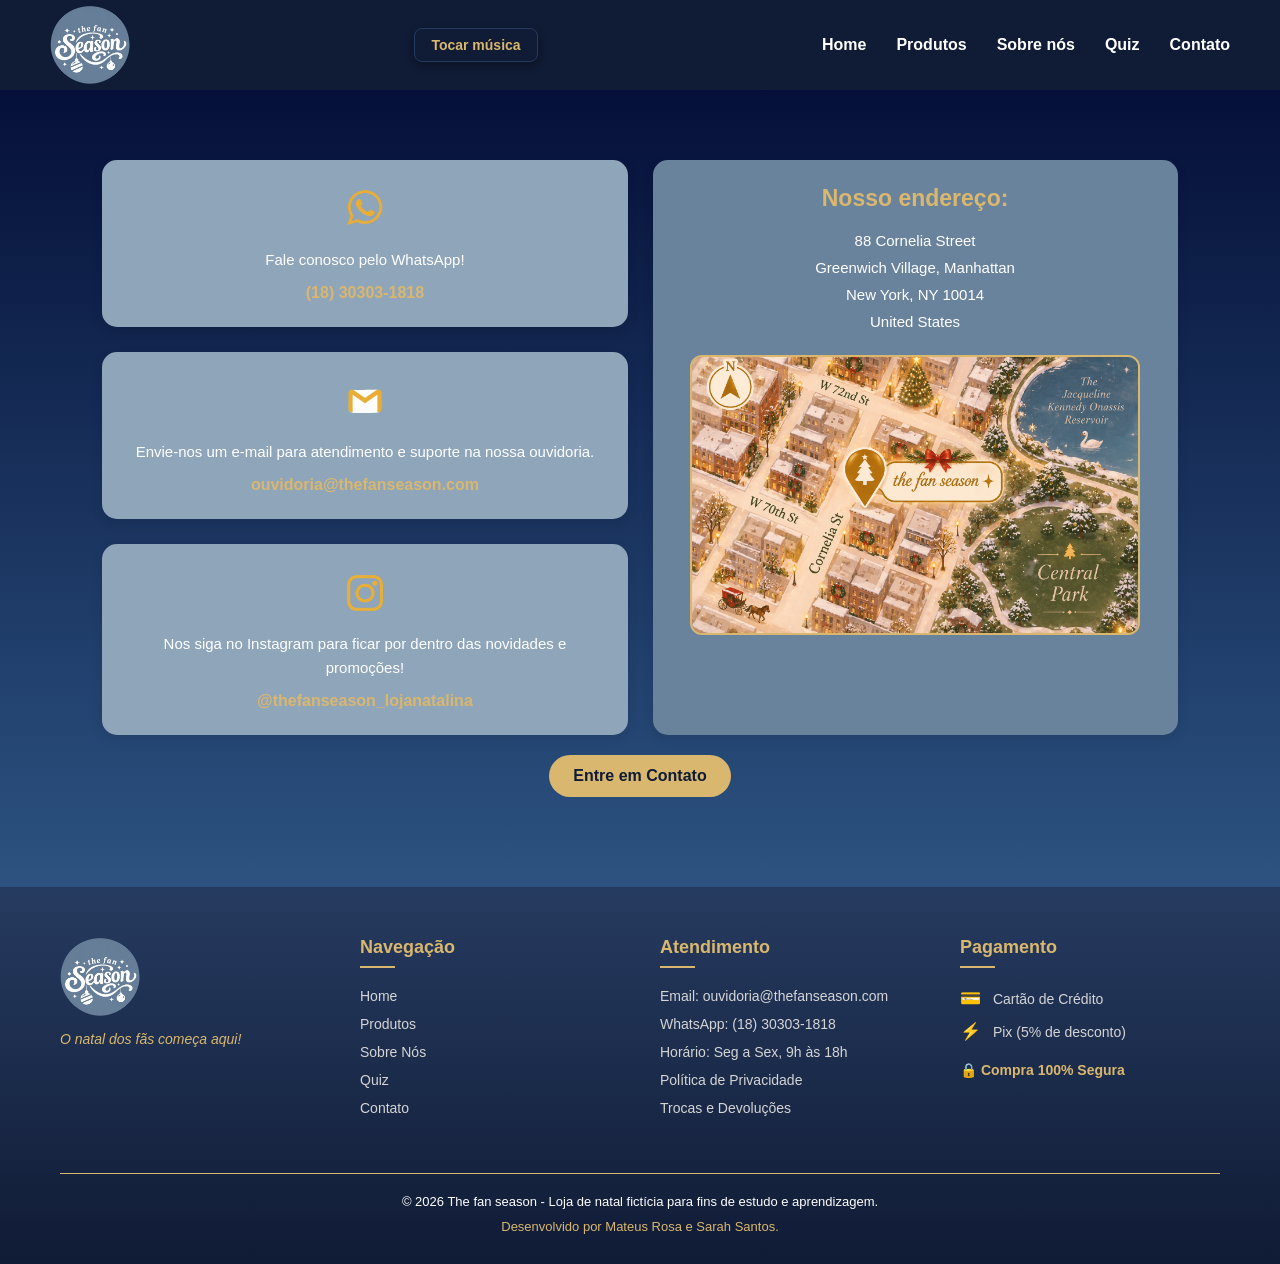
<file: loja-natal-the-fan-season/contato.html>
<!DOCTYPE html>
<html lang="pt-br">
<head>
    <meta charset="UTF-8">
    <meta name="viewport" content="width=device-width, initial-scale=1.0">
    <title>Contato - The fan season</title>
    <link rel="icon" href="img/fanicons/envelope_natalino-favicon.png">
    <link rel="stylesheet" href="css/style.css">
    <link rel="stylesheet" href="css/responsivo.css">
</head>
<body>
    <header>
        <img src="img/logo.png" alt="Logotipo da Loja de Natal The fan season" class="logo-header">
        <button id="btn-musica">Tocar música</button>
        <button class="menu-hamburguer" id="menu-hamburguer"
            aria-label="Abrir menu" aria-expanded="false">
        <span></span>
        <span></span>
        <span></span>
        </button>
        <nav class="menu" id="menu">
            <a href="index.html">Home</a>
            <a href="produtos.html">Produtos</a>
            <a href="sobre.html">Sobre nós</a>
            <a href="quiz.html">Quiz</a>
            <a href="contato.html">Contato</a>
        </nav>
    </header>
    <main>
        <section id="contato">

            <div class="contato-container">
                <div class="contato-item">
                    <img src="img/icones/whatsapp.png" alt="logo do WhatsApp" class="icone-contato">
                    <p>Fale conosco pelo WhatsApp!</p>
                    <span>(18) 30303-1818</span>
                </div>
                <div class="contato-item">
                    <img src="img/icones/gmail.png" alt="logo do Gmail" class="icone-contato">
                    <p>Envie-nos um e-mail para atendimento e suporte na nossa ouvidoria.</p>
                    <span>ouvidoria@thefanseason.com</span>
                </div>
                <div class="contato-item">
                    <img src="img/icones/instagram.png" alt="logo do Instagram" class="icone-contato">
                    <p>Nos siga no Instagram para ficar por dentro das novidades e promoções!</p>
                    <span>@thefanseason_lojanatalina</span>
                </div>
                <div class="contato-mapa">
                    <h3>Nosso endereço:</h3>
                    <p>88 Cornelia Street <br>
                        Greenwich Village, Manhattan <br>
                        New York, NY 10014 <br>
                        United States</p>
                    <img src="img/mapa.png" alt="Mapa de localização da loja" class="mapa-contato">
                </div>
                
            </div>
            <div class="btn-contato-container">
                <button id="btnAbrirModal" class="btn-contato">Entre em Contato</button>
            </div>
                
            <div id="modalContato" class="modal-container">
                <div class="modal-conteudo">
                    
                    <span id="btnFecharModal" class="btn-fechar">&times;</span>
                    
                    <h2>Entre em Contato</h2>
                    <p>Preencha os campos abaixo para nos enviar uma mensagem:</p>

                    <form id="formContatoModal" class="form-modal">
                        <div class="campo">
                            <label for="modalNome">Nome</label>
                            <input type="text" id="modalNome" required placeholder="Seu nome">
                        </div>

                        <div class="campo">
                            <label for="modalEmail">E-mail</label>
                            <input type="email" id="modalEmail" required placeholder="Seu e-mail">
                        </div>

                        <div class="campo">
                            <label for="modalAssunto">Assunto</label>
                            <select id="modalAssunto" required>
                                <option value="" disabled selected>Selecione um assunto...</option>
                                <option value="duvida">Dúvida sobre produto</option>
                                <option value="entrega">Prazo de entrega</option>
                                <option value="troca">Troca ou Devolução</option>
                                <option value="outro">Outro (digitar)</option>
                            </select>
                        </div>

                        <div class="campo" id="campoOutroAssunto">
                            <label for="modalOutroInput">Qual o assunto?</label>
                            <input type="text" id="modalOutroInput" placeholder="Digite o assunto">
                        </div>

                        <div class="campo">
                            <label for="modalMensagem">Mensagem</label>
                            <textarea id="modalMensagem" rows="3" required placeholder="Sua mensagem..."></textarea>
                        </div>

                        <button type="submit" class="btn-enviar">Enviar Mensagem</button>
                    </form>

                </div>
            </div>
        </section>
    </main>
    <footer>
        <div class="container-footer">
            <div class="footer-img">
                <a href="index.html">
                    <img src="img/logo.png" alt="Logotipo da Loja de Natal The fan season" class="logo-footer">
                </a>
                <p>O natal dos fãs começa aqui!</p>
            </div>

            <div class="footer-navegacao">
                <h4>Navegação</h4>
                <ul>
                    <li><a href="index.html">Home</a></li>
                    <li><a href="produtos.html">Produtos</a></li>
                    <li><a href="sobre.html">Sobre Nós</a></li>
                    <li><a href="quiz.html">Quiz</a></li>
                    <li><a href="contato.html">Contato</a></li>
                </ul>
            </div>
            <div class="footer-atendimento">
                <h4>Atendimento</h4>
                <ul>
                    <li>Email: ouvidoria@thefanseason.com</li>
                    <li>WhatsApp: (18) 30303-1818</li>
                    <li>Horário: Seg a Sex, 9h às 18h</li>
                    <li><a href="#">Política de Privacidade</a></li>
                    <li><a href="#">Trocas e Devoluções</a></li>
                </ul>
            </div>

            <div class="footer-pagamento">
                <h4>Pagamento</h4>
                <ul class="metodos-pagamento">
                    <li><span>💳</span> Cartão de Crédito</li>
                    <li><span>⚡</span> Pix (5% de desconto)</li>
                </ul>
                <p id="seguranca">🔒 Compra 100% Segura</p>
            </div>
             
        </div>

        <div class="footer-bottom">
            <p>&copy; 2026 The fan season - Loja de natal fictícia para fins de estudo e aprendizagem.</p>
            <p>Desenvolvido por Mateus Rosa e Sarah Santos.</p>
        </div>
    </footer>
    <script src="js/script.js"></script>
</body>
</html>
</file>
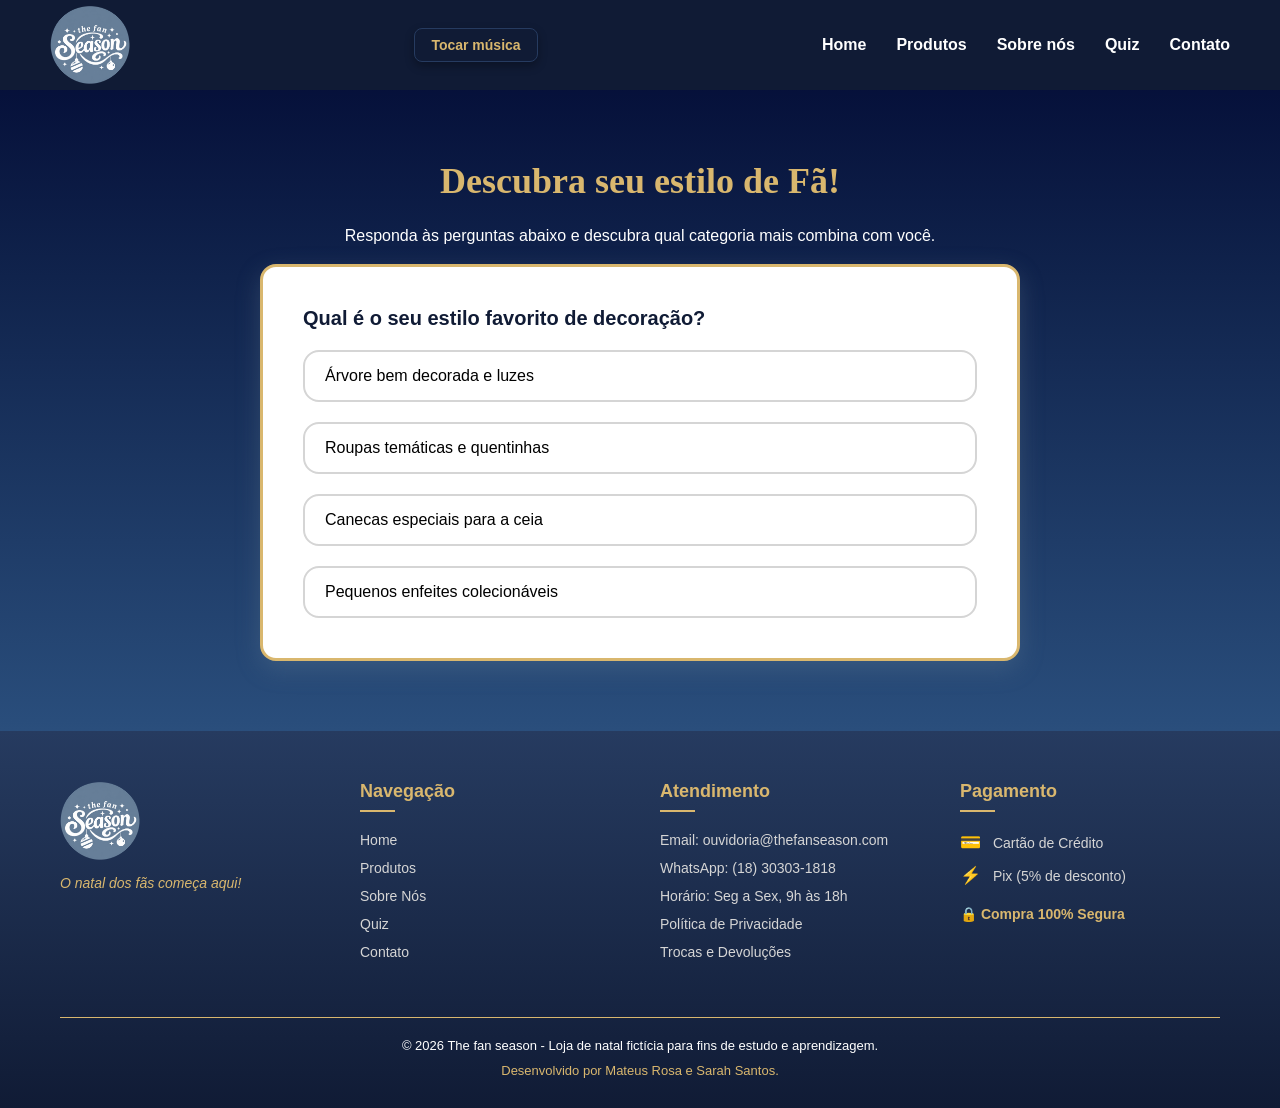
<file: loja-natal-the-fan-season/quiz.html>
<!DOCTYPE html>
<html lang="pt-br">
<head>
    <meta charset="UTF-8">
    <meta name="viewport" content="width=device-width, initial-scale=1.0">
    <title>Quiz - The fan season</title>
    <link rel="icon" href="img/fanicons/sino_natalino-favicon.png">
    <link rel="stylesheet" href="css/style.css">
    <link rel="stylesheet" href="css/responsivo.css">
</head>
<body>
    <header>   
        <img src="img/logo.png" alt="Logotipo da Loja de Natal The fan season" class="logo-header">
        <button id="btn-musica">Tocar música</button>
        <button class="menu-hamburguer" id="menu-hamburguer"
            aria-label="Abrir menu" aria-expanded="false">
        <span></span>
        <span></span>
        <span></span>
        </button>
        <nav class="menu" id="menu">
            <a href="index.html">Home</a>
            <a href="produtos.html">Produtos</a>
            <a href="sobre.html">Sobre nós</a>
            <a href="quiz.html">Quiz</a>
            <a href="contato.html">Contato</a>
        </nav>
    </header>
        <!-- Conteúdo Principal da Página do Quiz -->
    <main class="container-quiz">
        <h1>Descubra seu estilo de Fã!</h1>
        <p>Responda às perguntas abaixo e descubra qual categoria mais combina com você.</p>

        <!-- Caixa principal do Quiz (É aqui que o JavaScript procura pelo id="quiz-box") -->
        <div id="quiz-box">
            
            <!-- Parte das Perguntas (Visível durante o quiz) -->
            <div id="pergunta-container">
                <h3 id="questao-titulo">Carregando pergunta...</h3>
                <div id="opcoes-container" class="opcoes-grid">
                    <!-- O JavaScript vai injetar os 4 botões de alternativas aqui dentro -->
                </div>
            </div>

            <!-- Parte do Resultado (Fica escondido até o quiz terminar) -->
            <div id="resultado-container" style="display: none;">
                <h2>Seu resultado: <span id="resultado-titulo"></span></h2>
                <p>Com base nas suas respostas, essa é a categoria ideal para você aproveitar no nosso site!</p>
                
                <!-- Botão que leva o usuário direto para a página de produtos -->
                <a href="produtos.html" class="btn-ver-produtos">Ver Produtos da Categoria</a>
            </div>

        </div>
        


    </main>
    <footer>
        <div class="container-footer">
            <div class="footer-img">
                <a href="index.html">
                    <img src="img/logo.png" alt="Logotipo da Loja de Natal The fan season" class="logo-footer">
                </a>
                <p>O natal dos fãs começa aqui!</p>
            </div>

            <div class="footer-navegacao">
                <h4>Navegação</h4>
                <ul>
                    <li><a href="index.html">Home</a></li>
                    <li><a href="produtos.html">Produtos</a></li>
                    <li><a href="sobre.html">Sobre Nós</a></li>
                    <li><a href="quiz.html">Quiz</a></li>
                    <li><a href="contato.html">Contato</a></li>
                </ul>
            </div>
            <div class="footer-atendimento">
                <h4>Atendimento</h4>
                <ul>
                    <li>Email: ouvidoria@thefanseason.com</li>
                    <li>WhatsApp: (18) 30303-1818</li>
                    <li>Horário: Seg a Sex, 9h às 18h</li>
                    <li><a href="#">Política de Privacidade</a></li>
                    <li><a href="#">Trocas e Devoluções</a></li>
                </ul>
            </div>

            <div class="footer-pagamento">
                <h4>Pagamento</h4>
                <ul class="metodos-pagamento">
                    <li><span>💳</span> Cartão de Crédito</li>
                    <li><span>⚡</span> Pix (5% de desconto)</li>
                </ul>
                <p id="seguranca">🔒 Compra 100% Segura</p>
            </div>
             
        </div>

        <div class="footer-bottom">
            <p>&copy; 2026 The fan season - Loja de natal fictícia para fins de estudo e aprendizagem.</p>
            <p>Desenvolvido por Mateus Rosa e Sarah Santos.</p>
        </div>
    </footer>
    <script src="js/script.js"></script>
</body>
</html>
</file>
<file: css/style.css>
:root {
    --cor-branco: #FFFFFF;
    --cor-cinza-claro: #cccccc;
    --cor-cinza: #D5D5D5;
    --cor-preto: #000000;

    --azul-escuro: #101B35;
    --azul-claro: #263B60;
    --azul-quadrado: #8FA5BA;

    --dourado: #D9B76E;
}

/* CONFIGURAÇÃO GERAL */
* {
    margin: 0;
    padding: 0;
    box-sizing: border-box;
    border: none;
}


   body {
    background: linear-gradient(
        to bottom,
        #010832 0%,
        #10234C 25%,
        #294D7B 65%,
        #52769D 100%
    );

    font-family: Arial, sans-serif;
   }

.logo-header {
    width: 50px;
    height: auto;
    max-width: 120px;
    object-fit: contain;
}

/* =========================
   PARALLAX
========================= */
.parallax {
    position: relative;
    display: flex;
    justify-content: center;
    align-items: center;

    height: 100vh;
    width: 100%;
    overflow: hidden;
}
/* IMAGENS DO PARALLAX */
.parallax img {
    position: absolute;

    top: 0;
    left: 0;

    width: 100%;
    height: 100%;

    object-fit: cover;

    pointer-events: none;
    user-select: none;
}
#lua {
    object-fit: contain;
    object-position: center;
}

/* CAMADA 1 */
#cidade {
    z-index: 1;
}

/* CAMADA 2 */
#lua {
    z-index: 2;
}

/* CAMADA 3 */
#papai_noel {
    z-index: 3;
}

/* CAMADA 4 */
#titulo {
    z-index: 4;
} 
/* =========================
   BOAS-VINDAS
========================= */

/* BOAS-VINDAS */
.messagem-boasvindas h1 {
    font-family: Georgia, serif;
    color: var(--dourado);
    font-size: 36px;
    font-weight: bold;
    margin-bottom: 20px;
    text-align: center;
}

.messagem-boasvindas p {
    font-family: Arial, sans-serif;
    color: var(--cor-branco);
    font-size: 16px;
    line-height: 1.7;
    text-align: center;
}

.btn-ver-todos-container {
    display: flex;
    justify-content: center;
    margin: 20px;
    text-align: center;
}

.btn-ver-todos {
    background-color: var(--dourado);
    color: var(--azul-escuro);
    padding: 20px 40px;
    font-size: 20px;
    font-weight: bold;
    border-radius: 45px;
    cursor: pointer;
    transition: 0.3s;
}

.btn-ver-todos:hover {
    background-color: var(--azul-escuro);
    color: var(--dourado);
}

/* =========================
   CONTADOR REGRESSIVO
========================= */

.container-contador {
    position: relative;

    display: flex;
    justify-content: center;
    align-items: center;
    flex-direction: column;

    border-radius: 15px;
    border: 2px solid var(--cor-branco);

    background-color: rgba(255, 255, 255, 0.1);
    backdrop-filter: blur(5px);

    padding: 20px;
    width: 90%;
    max-width: 700px;

    margin: 40px auto;
}

.container-contador .contador h2 {
    font-size: 32px;
    color: var(--dourado);
    text-align: center;
    font-weight: 900;
    margin-bottom: 15px;
}

.container-contador .contador .tempo {
    display: flex;
    justify-content: center;
    align-items: center;
    gap: 15px;
    flex-wrap: wrap;
}

.container-contador .contador .tempo .card {
    padding: 10px;
    background-color: var(--azul-escuro);
    border-radius: 10px;
    text-align: center;
    box-shadow: 0 4px 10px rgba(0, 0, 0, 0.3);
}

.container-contador .contador .tempo .card h3 {
    font-size: 45px;
    color: var(--dourado);
    padding: 5px;
    min-width: 80px;
    font-weight: bold;
}

.container-contador .contador .tempo .card p {
    font-size: 16px;
    padding: 5px;
    color: var(--cor-branco);
    text-transform: uppercase;
    letter-spacing: 1px;
}

/* =========================
   NEVE
========================= */

/* Estilo dos flocos de neve */
.floco-neve {
    position: fixed;
    top: -10px;
    background-color: var(--cor-branco);
    border-radius: 50%;
    pointer-events: none; 
    z-index: 9999; /* Fica acima de tudo, mas sem bloquear nada */
    animation-name: cairNeve;
    animation-timing-function: linear;
    animation-iteration-count: infinite;
}

/* Animação de queda de cima para baixo */
@keyframes cairNeve {
    0% {
        transform: translateY(0px) translateX(0px);
    }
    50% {
        transform: translateY(50vh) translateX(15px); 
    }
    100% {
        transform: translateY(105vh) translateX(-15px);
    }
}

/* =========================
   PRODUTOS
========================= */

.container-produtos {
    max-width: 1200px;
    margin: 0 auto;
    padding: 20px;
}

/* Barra de busca */
.filtros-container {
    display: flex;
    gap: 15px;
    margin-bottom: 15px;
    flex-wrap: wrap;
}

.filtros-container input,
.filtros-container select {
    padding: 10px 15px;
    font-size: 1rem;
    border: 1px solid var(--azul-claro);
    border-radius: 8px;
    outline: none;
    flex: 1;
    min-width: 200px;
}

.contador-produtos {
    font-size: 0.9rem;
    color: var(--cor-cinza);
    margin-bottom: 20px;
}

/* =========================
   MODAL DE CONTATO
========================= */

.btn-contato-container {
    display: flex;
    justify-content: center;
    margin: 20px;
    text-align: center;
}

/* BOTÃO ABRIR */
.btn-contato {
    background-color: var(--dourado);
    color: var(--azul-escuro);
    padding: 12px 24px;
    font-size: 16px;
    font-weight: bold;
    border-radius: 25px;
    cursor: pointer;
    transition: 0.3s;
}

.btn-contato:hover {
    background-color: var(--azul-claro);
    color: var(--dourado);
}

/* FUNDO DO MODAL */
.modal-container {
    position: fixed;
    top: 0;
    left: 0;
    width: 100%;
    height: 100%;

    background-color: rgba(0, 0, 0, 0.7);

    display: flex;
    justify-content: center;
    align-items: center;

    z-index: 1000;
    opacity: 0;
    pointer-events: none;
    transition: opacity 0.3s ease;
}

.modal-container.ativo {
    opacity: 1;
    pointer-events: all;
}

/* CONTEÚDO */
.modal-conteudo {
    background-color: var(--azul-escuro);
    border: 1px solid var(--azul-claro);
    padding: 30px;
    border-radius: 12px;

    width: 90%;
    max-width: 450px;

    position: relative;

    box-shadow: 0 5px 20px rgba(0, 0, 0, 0.5);
}

/* TÍTULO */
.modal-conteudo h2 {
    color: var(--dourado);
    margin-bottom: 10px;
}

/* DESCRIÇÃO */
.modal-conteudo p {
    color: var(--cor-cinza);
    font-size: 14px;
    line-height: 1.5;
}

/* BOTÃO FECHAR */
.btn-fechar {
    position: absolute;
    top: 10px;
    right: 15px;

    font-size: 28px;
    font-weight: bold;

    color: var(--dourado);
    cursor: pointer;
    transition: 0.3s;
}

.btn-fechar:hover {
    color: var(--cor-branco);
}

/* CAMPOS DO FORMULÁRIO */
.form-modal .campo {
    display: flex;
    flex-direction: column;
    margin-top: 15px;
}

/* LABELS */
.form-modal label {
    color: var(--dourado);
    font-weight: bold;
    font-size: 14px;
    margin-bottom: 7px;
}

/* INPUTS, SELECT E TEXTAREA */
.form-modal input,
.form-modal select,
.form-modal textarea {
    width: 100%;
    padding: 12px;

    background-color: var(--azul-escuro);
    color: var(--cor-branco);

    border: 1px solid var(--azul-claro);
    border-radius: 6px;

    font-family: inherit;
    font-size: 14px;

    outline: none;
    transition: 0.3s;
}

/* FOCO NOS CAMPOS */
.form-modal input:focus,
.form-modal select:focus,
.form-modal textarea:focus {
    border-color: var(--dourado);
    box-shadow: 0 0 6px rgba(217, 183, 110, 0.2);
}

/* PLACEHOLDERS */
.form-modal input::placeholder,
.form-modal textarea::placeholder {
    color: #8995AA;
}

/* OPÇÕES DO SELECT */
.form-modal select option {
    background-color: var(--azul-escuro);
    color: var(--cor-branco);
}

/* OUTRO ASSUNTO */
#campoOutroAssunto {
    display: none;
    margin-top: 5px;
    animation: aparecer 0.3s ease;
}

/* BOTÃO ENVIAR */
.btn-enviar {
    margin-top: 20px;
    width: 100%;
    padding: 12px;

    background-color: var(--azul-claro);
    color: var(--dourado);

    border-radius: 6px;
    font-weight: bold;
    cursor: pointer;
    transition: 0.3s;
}

.btn-enviar:hover {
    background-color: var(--dourado);
    color: var(--azul-escuro);
}

/* ANIMAÇÃO */
@keyframes aparecer {
    from {
        opacity: 0;
        transform: translateY(-5px);
    }

    to {
        opacity: 1;
        transform: translateY(0);
    }
}


.btn-enviar {
    margin-top: 20px;
    width: 100%;
    padding: 12px;
    background-color:var(--azul-claro);
    color: var(--dourado);
    border: none;
    border-radius: 6px;
    font-weight: bold;
    cursor: pointer;
}

/* CABEÇALHO */
header {
    width: 100%;
    height: 90px;

    display: flex;
    justify-content: space-between;
    align-items: center;

    padding: 0 50px;

    background-color: var(--azul-escuro);

    position: relative;
    z-index: 10;
}

/* LOGOTIPO */
.logo-header {
    width: 80px;
    height: auto;
}

/* MENU DESKTOP */
.menu {
    display: flex;
    align-items: center;
    gap: 30px;
}

/* LINKS DO MENU */
.menu a {
    color: var(--cor-branco);
    text-decoration: none;

    font-size: 16px;
    font-weight: bold;

    position: relative;
    transition: 0.3s;
}

/* EFEITO AO PASSAR O MOUSE */
.menu a:hover {
    color: var(--dourado);
}

/* LINHA DOURADA ANIMADA */
.menu a::after {
    content: "";

    position: absolute;
    left: 0;
    bottom: -7px;

    width: 0;
    height: 2px;

    background-color: var(--dourado);

    transition: 0.3s;
}

.menu a:hover::after {
    width: 100%;
}

/* BOTÃO HAMBÚRGUER */
.menu-hamburguer {
    display: none;
}
/* =========================
   RODAPÉ - FOOTER
========================= */

footer {
    width: 100%;
    background: linear-gradient(
        to bottom,
        var(--azul-claro),
        var(--azul-escuro)
    );

    color: var(--cor-branco);
    padding: 50px 60px 20px;
}

/* CONTAINER PRINCIPAL */
.container-footer {
    display: flex;
    justify-content: space-between;
    align-items: flex-start;

    gap: 40px;
    max-width: 1300px;
    margin: auto;
}

/* LOGOTIPO */
.footer-img {
    flex: 1;
}

.footer-img p {
    color: var(--dourado);
    font-size: 14px;
    margin-top: 10px;
    font-style: italic;
}

.logo-footer {
    width: 80px;
    height: auto;
}

/* COLUNAS */
.footer-navegacao,
.footer-atendimento,
.footer-pagamento {
    flex: 1;
}

/* TÍTULOS */
.container-footer h4 {
    color: var(--dourado);
    font-size: 18px;
    margin-bottom: 20px;

    position: relative;
}

/* DETALHE ABAIXO DOS TÍTULOS */
.container-footer h4::after {
    content: "";

    display: block;
    width: 35px;
    height: 2px;

    background-color: var(--dourado);

    margin-top: 8px;
}

/* LISTAS */
.container-footer ul {
    list-style: none;
    padding: 0;
}

/* ITENS */
.container-footer li {
    margin-bottom: 12px;
    font-size: 14px;
    color: var(--cor-cinza);
}

/* LINKS */
.container-footer a {
    color: var(--cor-cinza);
    text-decoration: none;

    transition: 0.3s;
}

/* EFEITO DOS LINKS */
.container-footer a:hover {
    color: var(--dourado);
}

/* MÉTODOS DE PAGAMENTO */
.metodos-pagamento span {
    margin-right: 8px;
    font-size: 17px;
}

/* SEGURANÇA */
#seguranca {
    margin-top: 20px;
    color: var(--dourado);
    font-size: 14px;
    font-weight: bold;
}

/* PARTE INFERIOR DO FOOTER */
.footer-bottom {
    border-top: 1px solid var(--dourado);

    margin-top: 45px;
    padding-top: 20px;

    text-align: center;
}

.footer-bottom p {
    font-size: 13px;
    color: var(--cor-branco);
    margin-bottom: 10px;
}

.footer-bottom p:last-child {
    color: var(--dourado);
}


/* =================================
 SOBRE NÓS
================================= */

/* TÍTULO PRINCIPAL */
#titulo-sobre-nos {
    font-family: Georgia, serif;
    color: var(--dourado);
    text-align: center;
    font-size: 32px;
    margin-bottom: 30px;
}


/* QUADRADOS DA HISTÓRIA */
.historia-section,
.introducao-historia {
    background-color: var(--azul-quadrado);
    padding: 30px;
    border-radius: 15px;
    margin: 30px auto;
    max-width: 1100px;
    box-shadow: 0 5px 15px rgba(0, 0, 0, 0.12);
}

/* TÍTULOS DA HISTÓRIA */
.historia-section h3 {
    font-family: Georgia, serif;
    color: var(--dourado);
    font-size: 24px;
    margin-bottom: 20px;
}

/* TEXTOS DA HISTÓRIA */
.historia-section p,
.introducao-historia p {
    font-family: Arial, sans-serif;
    color: var(--cor-branco);
    font-size: 16px;
    line-height: 1.8;
    margin-bottom: 15px;
}

/* TÍTULO DA EQUIPE */
.apresentacao-da-equipe h2 {
    font-family: Georgia, serif;
    color: var(--dourado);
    text-align: center;
    font-size: 28px;
    margin-bottom: 30px;
}

/* CONTAINER DOS INTEGRANTES */
.membro-equipe {
    display: flex;
    align-items: center;
    gap: 30px;
    padding: 30px;
    margin: 30px auto;
    max-width: 1000px;
}

/* FOTOS DOS INTEGRANTES */
.membro-avatar {
    width: 200px;
    height: 200px;
    flex-shrink: 0;
    overflow: hidden;
    border-radius: 50%;
    border: 3px solid var(--dourado);
}

.membro-avatar img {
    width: 100%;
    height: 100%;
    object-fit: cover;
    object-position: center;
    display: block;
}

/* INFORMAÇÕES DOS INTEGRANTES */
.membro-info {
    flex: 1;
}

/* NOMES DOS INTEGRANTES */
.membro-info h3 {
    font-family: Georgia, serif;
    color: var(--dourado);
    font-size: 24px;
    margin-bottom: 15px;
}

/* TEXTOS E DESCRIÇÕES */
.membro-info p {
    font-family: Arial, sans-serif;
    color: var(--cor-branco);
    font-size: 16px;
    line-height: 1.7;
    margin-bottom: 10px;
}

/* FUNÇÃO DOS INTEGRANTES */
.membro-info strong {
    color: var(--cor-branco);
    font-weight: bold;
}


/* ÁREA DOS FILTROS */
.filtros-container {
    display: flex;
    justify-content: center;
    align-items: center;
    gap: 20px;
    width: 100%;
    padding: 30px 5%;
    box-sizing: border-box;
}

/* BARRA DE PESQUISA */
#busca {
    width: 60%;
    max-width: 550px;
    padding: 14px 20px;
    border: 2px solid #6a839d;
    border-radius: 30px;
    background-color: var(--cor-branco);
    color: #35495e;
    font-size: 15px;
    outline: none;
    transition: 0.3s;
}

#busca::placeholder {
    color: #9aa9b8;
}

#busca:focus {
    border-color: #35495e;
    box-shadow: 0 0 8px rgba(106, 131, 157, 0.3);
}

/* SELETOR DE CATEGORIAS */
#categoria {
    width: 230px;
    padding: 14px 18px;
    border: 2px solid #6a839d;
    border-radius: 30px;
    background-color: var(--cor-branco);
    color: #35495e;
    font-size: 15px;
    cursor: pointer;
    outline: none;
    transition: 0.3s;
}

#categoria:focus {
    border-color: #35495e;
    box-shadow: 0 0 8px rgba(106, 131, 157, 0.3);
}

/* OPÇÕES DO SELETOR */
#categoria option {
    background-color: var(--cor-branco);
    color: #35495e;
}


.contador-produtos {
    display: inline-block;
    padding: 12px 22px;
    background-color: var(--cor-branco);
    border: 2px solid #6a839d;
    border-radius: 10px;
    color: #35495e;
    font-size: 14px;
    font-weight: 600;
    margin: 15px 0;
    box-shadow: 0 3px 8px rgba(0, 0, 0, 0.08);
}

/* GRADE DE PRODUTOS */
.grid-produtos {
    display: grid;
    grid-template-columns: repeat(3, 1fr);
    gap: 25px;
    padding: 30px 5%;
    width: 100%;
    box-sizing: border-box;
}

/* CARD DO PRODUTO */
.card {
    background-color: #8fa5ba;
    border-radius: 15px;
    padding: 20px;
    text-align: center;
    box-shadow: 0 4px 12px rgba(0, 0, 0, 0.12);
    transition: 0.3s ease;
    display: flex;
    flex-direction: column;
    align-items: center;
}

/* EFEITO HOVER */
.card:hover {
    transform: translateY(-5px);
    box-shadow: 0 8px 18px rgba(0, 0, 0, 0.2);
}

/* IMAGEM */
.card img {
    width: 100%;
    height: 230px;
    object-fit: cover;
    border-radius: 10px;
    margin-bottom: 15px;
}

/* NOME DO PRODUTO */
.card h3 {
    color: var(--dourado);
    font-size: 21px;
    margin: 10px 0;
}

/* DESCRIÇÃO */
.card p {
    color: var(--branco);
    font-size: 15px;
    line-height: 1.5;
}

/* PREÇO */
.card strong {
    color: var(--branco);
    font-size: 19px;
    margin: 10px 0 15px;
}

/* BOTÃO CARRINHO */
.card .btn-carrinho {
    background-color: #6a839d;
    color: var(--cor-branco);
    border: 1px solid var(--dourado);
    border-radius: 8px;
    padding: 11px 18px;
    font-size: 14px;
    font-weight: bold;
    cursor: pointer;
    transition: 0.3s;
    margin-top: auto;
}

.card .btn-carrinho:hover {
    background-color: #35495e;
    color: var(--dourado);
}

/* =========================
   QUIZ
========================= */

.container-quiz {
    max-width: 800px;
    margin: 50px auto;
    padding: 20px;
    text-align: center;
    font-family: sans-serif;
}

.container-quiz h1 {
    font-family: Georgia, serif;
    color: var(--dourado);
    font-size: 36px;
    font-weight: bold;
    margin-bottom: 20px;
    text-align: center;
}

.container-quiz p {
    font-family: Arial, sans-serif;
    color: var(--cor-branco);
    font-size: 16px;
    line-height: 1.7;
    text-align: center;
}
 
/* Caixa do Quiz */
#quiz-box {
    background-color: var(--cor-branco);
    border-radius: 16px;
    padding: 40px;
    box-shadow: 0 8px 25px rgba(106, 131, 157, 0.3);
    border: 3px solid var(--dourado); 
    text-align: left;
    margin-top: 15px;
}

/* Título da pergunta atual */
#questao-titulo {
    font-size: 20px;
    color: var(--azul-escuro);
    margin-bottom: 20px;
    font-weight: bold;
}

/* Grid que organiza os botões das alternativas */
.opcoes-grid {
    display: flex;
    flex-direction: column;
    gap: 20px;
}

/* Botões de resposta*/
.btn-opcao {
    background-color: var(--cor-branco);
    color: var(--cor-preto);
    border: 2px solid var(--cor-cinza);
    padding: 15px 20px;
    border-radius: 16px;
    font-size: 16px;
    cursor: pointer;
    text-align: left;
    transition: all 0.3s ease;
    font-weight: 500;
}

/*Efeito de passar o mouse */
.btn-opcao:hover {
    background-color: var(--azul-claro);
    color: var(--cor-branco);
    border-color: var(--azul-escuro);
    transform: translateY(-3px); /* Dá um leve efeito de elevação */
}

/* TELA DE RESULTADO DO QUIZ*/

#resultado-container {
    text-align: center;
    padding: 20px 0;
}

#resultado-container h2 {
    color: var(--azul-escuro);
    font-size: 30px;
    margin-bottom: 15px;
}

#resultado-titulo {
    color: var(--dourado);
    font-weight: bold;
}

#resultado-container p {
    color: var(--cor-preto);
    font-size: 20px;
    margin-bottom: 15px;
}

/* Botão que leva para a página de produtos */
.btn-ver-produtos {
    display: inline-block;
    background-color: var(--azul-escuro);
    color: var(--cor-branco);
    padding: 20px 36px;
    border-radius: 16px;
    text-decoration: none;
    font-weight: bold;
    transition: background 0.3s ease;
}

.btn-ver-produtos:hover {
    background-color: var(--dourado);
    color: var(--azul-escuro);
}


/* SEÇÃO CONTATO */
#contato {
    background-color: linear-gradient(
        to bottom,
        #010832 0%,
        #10234C 25%,
        #294D7B 65%,
        #52769D 100%
    );
    padding: 70px 8%;
}

/* CONTAINER PRINCIPAL */
.contato-container {
    display: grid;
    grid-template-columns: 1fr 1fr;
    gap: 25px;
    max-width: 1200px;
    margin: auto;
    align-items: stretch;
}

/* CARDS DE CONTATO */
.contato-item {
    background-color: var(--azul-quadrado);
    border-radius: 15px;
    padding: 25px;
    text-align: center;
    display: flex;
    flex-direction: column;
    align-items: center;
    justify-content: center;
    box-shadow: 0 4px 12px rgba(0, 0, 0, 0.10);
    transition: 0.3s ease;
}

.contato-item:hover {
    transform: translateY(-5px);
    box-shadow: 0 8px 18px rgba(0, 0, 0, 0.15);
}

/* ÍCONES */
.icone-contato {
    width: 48px;
    height: 48px;
    object-fit: contain;
    margin-bottom: 15px;
}

/* TEXTOS */
.contato-item p {
    color: var(--cor-branco);
    font-size: 15px;
    line-height: 1.6;
    margin-bottom: 12px;
}

.contato-item span {
    color: var(--dourado);
    font-size: 16px;
    font-weight: bold;
}

/* CARD DO MAPA */
.contato-mapa {
    background-color: #6a839d;
    border-radius: 15px;
    padding: 25px;
    text-align: center;
    grid-column: 2;
    grid-row: 1 / span 3;
    box-shadow: 0 4px 12px rgba(0, 0, 0, 0.10);
    display: flex;
    flex-direction: column;
    align-items: center;
}

/* TÍTULO DO ENDEREÇO */
.contato-mapa h3 {
    color: var(--dourado);
    font-size: 23px;
    margin-bottom: 15px;
}

/* ENDEREÇO */
.contato-mapa p {
    color: var(--cor-branco);
    font-size: 15px;
    line-height: 1.8;
    margin-bottom: 20px;
}

/* IMAGEM DO MAPA */
.mapa-contato {
    width: 100%;
    max-width: 450px;
    height: 280px;
    object-fit: cover;
    border-radius: 12px;
    border: 2px solid var(--dourado);
}
 

/* BOTÃO DO CARRINHO */
.btn-icone-carrinho {
    display: flex;
    align-items: center;
    justify-content: center;
    gap: 10px;

    background-color: var(--dourado);
    color: var(--azul-escuro);

    padding: 12px 20px;
    border: 2px solid var(--dourado);
    border-radius: 25px;

    font-size: 15px;
    font-weight: bold;

    cursor: pointer;
    transition: 0.3s ease;
}

/* CONTADOR DO CARRINHO */
#contador-carrinho {
    display: flex;
    align-items: center;
    justify-content: center;

    width: 23px;
    height: 23px;

    background-color: var(--azul-escuro);
    color: var(--dourado);

    border-radius: 50%;
    font-size: 12px;
    font-weight: bold;
}

/* EFEITO AO PASSAR O MOUSE */
.btn-icone-carrinho:hover {
    background-color: var(--azul-escuro);
    color: var(--dourado);
    border-color: var(--dourado);
    transform: translateY(-3px);
}

/* CONTADOR NO HOVER */
.btn-icone-carrinho:hover #contador-carrinho {
    background-color: var(--dourado);
    color: var(--azul-escuro);
}

/* ==========================================
   Slideshow
========================================== */

.container-slideshow-destaques {
    max-width: 700px;
    margin: 40px auto;
    padding: 20px;
    text-align: center;
}

.container-slideshow-destaques h2 {
    font-family: Georgia, serif;
    color: var(--dourado);
    font-size: 32px;
    margin-bottom: 20px;
}

/* Caixa principal do slideshow */
.slideshow-box {
    position: relative;
    background-color: var(--cor-cinza-claro);
    border-radius: 16px;
    padding: 30px;
    box-shadow: 0 8px 25px rgba(16, 27, 53, 0.15);
    border: 3px solid var(--dourado);
    overflow: hidden;
    min-height: 380px;
    display: flex;
    align-items: center;
    justify-content: center;
}

/* Cada slide individual */
.slideshow-box .slide {
    display: none;
    flex-direction: column;
    align-items: center;
    text-align: center;
    width: 100%;
    animation: aparecerSlide 0.8s ease-in-out;
}

/* O slide ativo aparece na tela */
.slideshow-box .slide.ativo {
    display: flex;
}

/* Animação suave de transição */
@keyframes aparecerSlide {
    from { opacity: 0; transform: scale(0.98); }
    to { opacity: 1; transform: scale(1); }
}

/* Imagem do produto no slide */
.slideshow-box .slide img {
    width: 200px;
    height: 200px;
    object-fit: cover;
    border-radius: 12px;
    margin-bottom: 15px;
    border: 3px solid var(--cor-cinza);
}

/* Informações do produto */
.info-slide h3 {
    font-size: 22px;
    color: var(--azul-escuro);
    margin-bottom: 8px;
}

.info-slide p {
    font-size: 18px;
    color: var(--azul-claro);
    font-weight: bold;
    margin-bottom: 15px;
}

/* Botões de avançar e voltar (Setas) */
.btn-slide {
    position: absolute;
    top: 50%;
    transform: translateY(-50%);
    background-color: var(--azul-escuro);
    color: var(--cor-branco);
    border: none;
    width: 45px;
    height: 45px;
    font-size: 18px;
    cursor: pointer;
    border-radius: 50%;
    display: flex;
    align-items: center;
    justify-content: center;
    transition: all 0.3s ease;
    z-index: 10;
}

.btn-slide:hover {
    background-color: var(--dourado);
    color: var(--azul-escuro);
    transform: translateY(-50%) scale(1.05);
}

#anterior {
    left: 30px;
}

#proximo {
    right: 30px;
}

/* ==========================================
   MODAL DO CARRINHO
========================================== */

.modal-container {
    position: fixed;
    top: 0;
    left: 0;
    width: 100%;
    height: 100%;
    background-color: rgba(0, 0, 0, 0.7);
    display: flex;
    justify-content: center;
    align-items: center;
    z-index: 1000;
    opacity: 0;
    pointer-events: none;
    transition: opacity 0.3s ease;
}

.modal-container.ativo {
    opacity: 1;
    pointer-events: all;
}

/* CONTEÚDO */
.modal-conteudo {
    background-color: var(--azul-escuro);
    border: 1px solid var(--azul-claro);
    padding: 30px;
    border-radius: 12px;
    width: 90%;
    max-width: 450px;
    position: relative;
    box-shadow: 0 5px 20px rgba(0, 0, 0, 0.5);
}

/* TÍTULO */
.modal-conteudo h2 {
    color: var(--dourado);
    margin-bottom: 10px;
}

/* DESCRIÇÃO */
.modal-conteudo p {
    color: var(--cor-cinza);
    font-size: 14px;
    line-height: 1.5;
}

/* BOTÃO FECHAR */
.btn-fechar {
    position: absolute;
    top: 10px;
    right: 15px;
    font-size: 28px;
    font-weight: bold;
    color: var(--dourado);
    cursor: pointer;
    transition: 0.3s;
}

.btn-fechar:hover {
    color: var(--cor-branco);
}

/* Estilo dos itens dentro da lista do carrinho */
#itens-carrinho li {
    display: flex;
    justify-content: space-between;
    align-items: center;
    margin-bottom: 10px;
    padding-bottom: 8px;
    border-bottom: 1px dashed rgba(255, 255, 255, 0.15);
    color: var(--cor-branco);
    font-size: 14px;
}

#itens-carrinho li button {
    background-color: #e74c3c;
    color: var(--cor-branco);
    border: none;
    width: 24px;
    height: 24px;
    border-radius: 50%;
    cursor: pointer;
    font-weight: bold;
    display: flex;
    align-items: center;
    justify-content: center;
}

/* ==========================================
   BOTÃO DE MÚSICA
========================================== */

#btn-musica {
    background-color: var(--azul-escuro);
    color: var(--dourado);
    border: 1px solid var(--azul-claro);
    padding: 8px 16px;
    border-radius: 8px;
    font-size: 14px;
    font-weight: bold;
    cursor: pointer;
    transition: all 0.3s ease;
    box-shadow: 0 4px 10px rgba(0, 0, 0, 0.3);
}

#btn-musica:hover {
    background-color: var(--dourado);
    color: var(--azul-escuro);
    transform: scale(1.05);
}
</file>
<file: css/responsivo.css>
/* Ajustes gerais */
* {
    box-sizing: border-box;
}

img {
    max-width: 100%;
}

html {
    scroll-behavior: smooth;
}

body {
    overflow-x: hidden;
}

/* ==========================================
   TABLETS - ATÉ 900px
========================================== */

@media screen and (max-width: 900px) {

    /* HEADER */
    header {
        padding: 0 25px;
    }

    .menu {
        gap: 18px;
    }

    .menu a {
        font-size: 14px;
    }

    /* SOBRE NÓS */
    .apresentacao-da-equipe {
        gap: 20px;
    }

    .membro-equipe {
        gap: 15px;
    }

    /* PRODUTOS */
    .container-produtos {
        width: 95%;
        padding: 15px;
    }

    .grid-produtos {
        grid-template-columns: repeat(2, minmax(0, 1fr));
        gap: 20px;
    }

    /* FILTROS */
    .filtros-container {
        justify-content: center;
        flex-wrap: wrap;
    }

    #busca {
        max-width: 100%;
    }

    /* CONTATO */
    .contato-container {
        grid-template-columns: 1fr;
    }

    .contato-mapa {
        grid-column: 1;
        grid-row: auto;
        width: 100%;
    }

    .contato-mapa iframe {
        width: 100%;
    }

    /* FOOTER */
    .container-footer {
        flex-wrap: wrap;
        gap: 30px;
    }

    footer {
        padding: 40px 30px 20px;
    }
}


/* ==========================================
   CELULARES - ATÉ 700px
========================================== */

@media screen and (max-width: 700px) {

    /* HEADER */
    header {
        height: 75px;
        padding: 0 20px;
        justify-content: space-between;
    }

    .logo-header {
        width: 65px;
    }

    /* BOTÃO HAMBÚRGUER */
    .menu-hamburguer {
        display: flex;
        flex-direction: column;
        justify-content: center;
        align-items: center;
        gap: 6px;

        width: 42px;
        height: 42px;

        padding: 8px;
        border: none;
        background: transparent;
        cursor: pointer;
        z-index: 1001;
    }

    .menu-hamburguer span {
        display: block;
        width: 27px;
        height: 3px;
        background-color: var(--dourado);
        border-radius: 5px;

        transition: 0.3s ease;
    }

    /* ANIMAÇÃO DO HAMBÚRGUER */
    .menu-hamburguer.ativo span:nth-child(1) {
        transform: translateY(9px) rotate(45deg);
    }

    .menu-hamburguer.ativo span:nth-child(2) {
        opacity: 0;
    }

    .menu-hamburguer.ativo span:nth-child(3) {
        transform: translateY(-9px) rotate(-45deg);
    }

    /* MENU MOBILE */
    .menu {
        display: none;

        position: absolute;
        top: 100%;
        left: 0;

        width: 100%;
        padding: 25px 20px;

        flex-direction: column;
        align-items: center;
        gap: 22px;

        background-color: var(--azul-escuro);

        box-shadow: 0 8px 15px rgba(0, 0, 0, 0.25);

        z-index: 1000;
    }

    .menu.ativo {
        display: flex;
    }

    .menu a {
        font-size: 16px;
        width: 100%;
        text-align: center;
    }

    /* PARALLAX */
.parallax {
    height: 75vh;
    min-height: 450px;
    max-height: 650px;
    width: 100%;
    overflow: hidden;
}

.parallax img {
    width: 100%;
    height: 100%;
    object-fit: cover;
}

/* LUA */
#lua {
    width: 100%;
    height: 100%;
    left: 0;
    object-fit: contain;
    object-position: center;
}

/* TÍTULO */
#titulo {
    width: 100%;
    height: 100%;
    object-fit: contain;
}

/* CIDADE E PAPAI NOEL */
#cidade,
#papai_noel {
    object-position: center;
}

    /* CONTADOR */
    .container-contador {
        width: 95%;
    }

    .container-contador .contador .tempo {
        flex-wrap: wrap;
        justify-content: center;
        gap: 12px;
    }

    .container-contador .contador .tempo .card {
        min-width: 65px;
        padding: 12px;
    }

    /* SOBRE NÓS */
    .apresentacao-da-equipe {
        flex-direction: column;
        align-items: center;
    }

    .membro-equipe {
        flex-direction: column;
        align-items: center;
        text-align: center;
        width: 100%;
    }

    /* PRODUTOS */
    .grid-produtos {
        grid-template-columns: repeat(2, minmax(0, 1fr));
        gap: 15px;
    }

    .grid-produtos .card img {
        height: 190px;
        object-fit: cover;
    }

    /* FILTROS */
    .filtros-container {
        flex-direction: column;
        align-items: stretch;
        width: 100%;
    }

    #busca,
    #categoria {
        width: 100%;
        max-width: 100%;
    }

    /* CONTATO */
    .contato-container {
        display: flex;
        flex-direction: column;
        gap: 20px;
    }

    .contato-mapa {
        width: 100%;
    }

    .contato-mapa iframe {
        width: 100%;
        min-height: 280px;
    }

    /* FOOTER */
    .container-footer {
        flex-direction: column;
        align-items: center;
        text-align: center;
    }

    footer {
        padding: 35px 20px 20px;
    }

    /* MODAL */
    .modal-container {
        padding: 15px;
    }

    .modal-conteudo {
        width: 100%;
        max-width: 450px;
        padding: 25px 18px;
    }
}


/* ==========================================
   CELULARES PEQUENOS - ATÉ 480px
========================================== */

@media screen and (max-width: 480px) {

    /* HEADER */
    header {
        padding: 0 15px;
    }

    .logo-header {
        width: 58px;
    }

   /* PARALLAX */
.parallax {
    height: 65vh;
    min-height: 380px;
    max-height: 550px;
}

/* LUA */
#lua {
    width: 100%;
    height: 100%;
    object-fit: contain;
}

/* TÍTULO */
#titulo {
    width: 95%;
    height: 100%;
    left: 2.5%;
    object-fit: contain;
}

    /* CONTADOR */
    .container-contador {
        width: 95%;
    }

    .container-contador .contador .tempo {
        gap: 8px;
    }

    .container-contador .contador .tempo .card {
        min-width: 55px;
        padding: 10px 7px;
    }

    /* PRODUTOS */
    .container-produtos {
        width: 100%;
        padding: 12px;
    }

    .grid-produtos {
        grid-template-columns: 1fr;
        gap: 20px;
    }

    .grid-produtos .card {
        width: 100%;
    }

    .grid-produtos .card img {
        height: 230px;
    }

    /* SOBRE NÓS */
    .membro-equipe img {
        max-width: 160px;
        height: 160px;
        object-fit: cover;
    }

    /* CONTATO */
    .contato-mapa iframe {
        min-height: 230px;
    }

    /* BOTÃO CARRINHO */
    .btn-icone-carrinho {
        max-width: 100%;
    }

    /* MODAL */
    .modal-conteudo {
        padding: 20px 15px;
    }

    .modal-conteudo input,
    .modal-conteudo textarea,
    .modal-conteudo select {
        width: 100%;
    }

    /* FOOTER */
    footer {
        padding: 30px 15px 15px;
    }
}
</file>
<file: loja-natal-the-fan-season/css/style.css>
:root {
    --cor-branco: #FFFFFF;
    --cor-cinza-claro: #cccccc;
    --cor-cinza: #D5D5D5;
    --cor-preto: #000000;

    --azul-escuro: #101B35;
    --azul-claro: #263B60;
    --azul-quadrado: #8FA5BA;

    --dourado: #D9B76E;
}

/* CONFIGURAÇÃO GERAL */
* {
    margin: 0;
    padding: 0;
    box-sizing: border-box;
    border: none;
}


   body {
    background: linear-gradient(
        to bottom,
        #010832 0%,
        #10234C 25%,
        #294D7B 65%,
        #52769D 100%
    );

    font-family: Arial, sans-serif;
   }

.logo-header {
    width: 50px;
    height: auto;
    max-width: 120px;
    object-fit: contain;
}

/* =========================
   PARALLAX
========================= */
.parallax {
    position: relative;
    display: flex;
    justify-content: center;
    align-items: center;

    height: 100vh;
    width: 100%;
    overflow: hidden;
}
/* IMAGENS DO PARALLAX */
.parallax img {
    position: absolute;

    top: 0;
    left: 0;

    width: 100%;
    height: 100%;

    object-fit: cover;

    pointer-events: none;
    user-select: none;
}
#lua {
    object-fit: contain;
    object-position: center;
}

/* CAMADA 1 */
#cidade {
    z-index: 1;
}

/* CAMADA 2 */
#lua {
    z-index: 2;
}

/* CAMADA 3 */
#papai_noel {
    z-index: 3;
}

/* CAMADA 4 */
#titulo {
    z-index: 4;
} 
/* =========================
   BOAS-VINDAS
========================= */

/* BOAS-VINDAS */
.messagem-boasvindas h1 {
    font-family: Georgia, serif;
    color: var(--dourado);
    font-size: 36px;
    font-weight: bold;
    margin-bottom: 20px;
    text-align: center;
}

.messagem-boasvindas p {
    font-family: Arial, sans-serif;
    color: var(--cor-branco);
    font-size: 16px;
    line-height: 1.7;
    text-align: center;
}

.btn-ver-todos-container {
    display: flex;
    justify-content: center;
    margin: 20px;
    text-align: center;
}

.btn-ver-todos {
    background-color: var(--dourado);
    color: var(--azul-escuro);
    padding: 20px 40px;
    font-size: 20px;
    font-weight: bold;
    border-radius: 45px;
    cursor: pointer;
    transition: 0.3s;
}

.btn-ver-todos:hover {
    background-color: var(--azul-escuro);
    color: var(--dourado);
}

/* =========================
   CONTADOR REGRESSIVO
========================= */

.container-contador {
    position: relative;

    display: flex;
    justify-content: center;
    align-items: center;
    flex-direction: column;

    border-radius: 15px;
    border: 2px solid var(--cor-branco);

    background-color: rgba(255, 255, 255, 0.1);
    backdrop-filter: blur(5px);

    padding: 20px;
    width: 90%;
    max-width: 700px;

    margin: 40px auto;
}

.container-contador .contador h2 {
    font-size: 32px;
    color: var(--dourado);
    text-align: center;
    font-weight: 900;
    margin-bottom: 15px;
}

.container-contador .contador .tempo {
    display: flex;
    justify-content: center;
    align-items: center;
    gap: 15px;
    flex-wrap: wrap;
}

.container-contador .contador .tempo .card {
    padding: 10px;
    background-color: var(--azul-escuro);
    border-radius: 10px;
    text-align: center;
    box-shadow: 0 4px 10px rgba(0, 0, 0, 0.3);
}

.container-contador .contador .tempo .card h3 {
    font-size: 45px;
    color: var(--dourado);
    padding: 5px;
    min-width: 80px;
    font-weight: bold;
}

.container-contador .contador .tempo .card p {
    font-size: 16px;
    padding: 5px;
    color: var(--cor-branco);
    text-transform: uppercase;
    letter-spacing: 1px;
}

/* =========================
   NEVE
========================= */

/* Estilo dos flocos de neve */
.floco-neve {
    position: fixed;
    top: -10px;
    background-color: var(--cor-branco);
    border-radius: 50%;
    pointer-events: none; 
    z-index: 9999; /* Fica acima de tudo, mas sem bloquear nada */
    animation-name: cairNeve;
    animation-timing-function: linear;
    animation-iteration-count: infinite;
}

/* Animação de queda de cima para baixo */
@keyframes cairNeve {
    0% {
        transform: translateY(0px) translateX(0px);
    }
    50% {
        transform: translateY(50vh) translateX(15px); 
    }
    100% {
        transform: translateY(105vh) translateX(-15px);
    }
}

/* =========================
   PRODUTOS
========================= */

.container-produtos {
    max-width: 1200px;
    margin: 0 auto;
    padding: 20px;
}

/* Barra de busca */
.filtros-container {
    display: flex;
    gap: 15px;
    margin-bottom: 15px;
    flex-wrap: wrap;
}

.filtros-container input,
.filtros-container select {
    padding: 10px 15px;
    font-size: 1rem;
    border: 1px solid var(--azul-claro);
    border-radius: 8px;
    outline: none;
    flex: 1;
    min-width: 200px;
}

.contador-produtos {
    font-size: 0.9rem;
    color: var(--cor-cinza);
    margin-bottom: 20px;
}

/* =========================
   MODAL DE CONTATO
========================= */

.btn-contato-container {
    display: flex;
    justify-content: center;
    margin: 20px;
    text-align: center;
}

/* BOTÃO ABRIR */
.btn-contato {
    background-color: var(--dourado);
    color: var(--azul-escuro);
    padding: 12px 24px;
    font-size: 16px;
    font-weight: bold;
    border-radius: 25px;
    cursor: pointer;
    transition: 0.3s;
}

.btn-contato:hover {
    background-color: var(--azul-claro);
    color: var(--dourado);
}

/* FUNDO DO MODAL */
.modal-container {
    position: fixed;
    top: 0;
    left: 0;
    width: 100%;
    height: 100%;

    background-color: rgba(0, 0, 0, 0.7);

    display: flex;
    justify-content: center;
    align-items: center;

    z-index: 1000;
    opacity: 0;
    pointer-events: none;
    transition: opacity 0.3s ease;
}

.modal-container.ativo {
    opacity: 1;
    pointer-events: all;
}

/* CONTEÚDO */
.modal-conteudo {
    background-color: var(--azul-escuro);
    border: 1px solid var(--azul-claro);
    padding: 30px;
    border-radius: 12px;

    width: 90%;
    max-width: 450px;

    position: relative;

    box-shadow: 0 5px 20px rgba(0, 0, 0, 0.5);
}

/* TÍTULO */
.modal-conteudo h2 {
    color: var(--dourado);
    margin-bottom: 10px;
}

/* DESCRIÇÃO */
.modal-conteudo p {
    color: var(--cor-cinza);
    font-size: 14px;
    line-height: 1.5;
}

/* BOTÃO FECHAR */
.btn-fechar {
    position: absolute;
    top: 10px;
    right: 15px;

    font-size: 28px;
    font-weight: bold;

    color: var(--dourado);
    cursor: pointer;
    transition: 0.3s;
}

.btn-fechar:hover {
    color: var(--cor-branco);
}

/* CAMPOS DO FORMULÁRIO */
.form-modal .campo {
    display: flex;
    flex-direction: column;
    margin-top: 15px;
}

/* LABELS */
.form-modal label {
    color: var(--dourado);
    font-weight: bold;
    font-size: 14px;
    margin-bottom: 7px;
}

/* INPUTS, SELECT E TEXTAREA */
.form-modal input,
.form-modal select,
.form-modal textarea {
    width: 100%;
    padding: 12px;

    background-color: var(--azul-escuro);
    color: var(--cor-branco);

    border: 1px solid var(--azul-claro);
    border-radius: 6px;

    font-family: inherit;
    font-size: 14px;

    outline: none;
    transition: 0.3s;
}

/* FOCO NOS CAMPOS */
.form-modal input:focus,
.form-modal select:focus,
.form-modal textarea:focus {
    border-color: var(--dourado);
    box-shadow: 0 0 6px rgba(217, 183, 110, 0.2);
}

/* PLACEHOLDERS */
.form-modal input::placeholder,
.form-modal textarea::placeholder {
    color: #8995AA;
}

/* OPÇÕES DO SELECT */
.form-modal select option {
    background-color: var(--azul-escuro);
    color: var(--cor-branco);
}

/* OUTRO ASSUNTO */
#campoOutroAssunto {
    display: none;
    margin-top: 5px;
    animation: aparecer 0.3s ease;
}

/* BOTÃO ENVIAR */
.btn-enviar {
    margin-top: 20px;
    width: 100%;
    padding: 12px;

    background-color: var(--azul-claro);
    color: var(--dourado);

    border-radius: 6px;
    font-weight: bold;
    cursor: pointer;
    transition: 0.3s;
}

.btn-enviar:hover {
    background-color: var(--dourado);
    color: var(--azul-escuro);
}

/* ANIMAÇÃO */
@keyframes aparecer {
    from {
        opacity: 0;
        transform: translateY(-5px);
    }

    to {
        opacity: 1;
        transform: translateY(0);
    }
}


.btn-enviar {
    margin-top: 20px;
    width: 100%;
    padding: 12px;
    background-color:var(--azul-claro);
    color: var(--dourado);
    border: none;
    border-radius: 6px;
    font-weight: bold;
    cursor: pointer;
}

/* CABEÇALHO */
header {
    width: 100%;
    height: 90px;

    display: flex;
    justify-content: space-between;
    align-items: center;

    padding: 0 50px;

    background-color: var(--azul-escuro);

    position: relative;
    z-index: 10;
}

/* LOGOTIPO */
.logo-header {
    width: 80px;
    height: auto;
}

/* MENU DESKTOP */
.menu {
    display: flex;
    align-items: center;
    gap: 30px;
}

/* LINKS DO MENU */
.menu a {
    color: var(--cor-branco);
    text-decoration: none;

    font-size: 16px;
    font-weight: bold;

    position: relative;
    transition: 0.3s;
}

/* EFEITO AO PASSAR O MOUSE */
.menu a:hover {
    color: var(--dourado);
}

/* LINHA DOURADA ANIMADA */
.menu a::after {
    content: "";

    position: absolute;
    left: 0;
    bottom: -7px;

    width: 0;
    height: 2px;

    background-color: var(--dourado);

    transition: 0.3s;
}

.menu a:hover::after {
    width: 100%;
}

/* BOTÃO HAMBÚRGUER */
.menu-hamburguer {
    display: none;
}
/* =========================
   RODAPÉ - FOOTER
========================= */

footer {
    width: 100%;
    background: linear-gradient(
        to bottom,
        var(--azul-claro),
        var(--azul-escuro)
    );

    color: var(--cor-branco);
    padding: 50px 60px 20px;
}

/* CONTAINER PRINCIPAL */
.container-footer {
    display: flex;
    justify-content: space-between;
    align-items: flex-start;

    gap: 40px;
    max-width: 1300px;
    margin: auto;
}

/* LOGOTIPO */
.footer-img {
    flex: 1;
}

.footer-img p {
    color: var(--dourado);
    font-size: 14px;
    margin-top: 10px;
    font-style: italic;
}

.logo-footer {
    width: 80px;
    height: auto;
}

/* COLUNAS */
.footer-navegacao,
.footer-atendimento,
.footer-pagamento {
    flex: 1;
}

/* TÍTULOS */
.container-footer h4 {
    color: var(--dourado);
    font-size: 18px;
    margin-bottom: 20px;

    position: relative;
}

/* DETALHE ABAIXO DOS TÍTULOS */
.container-footer h4::after {
    content: "";

    display: block;
    width: 35px;
    height: 2px;

    background-color: var(--dourado);

    margin-top: 8px;
}

/* LISTAS */
.container-footer ul {
    list-style: none;
    padding: 0;
}

/* ITENS */
.container-footer li {
    margin-bottom: 12px;
    font-size: 14px;
    color: var(--cor-cinza);
}

/* LINKS */
.container-footer a {
    color: var(--cor-cinza);
    text-decoration: none;

    transition: 0.3s;
}

/* EFEITO DOS LINKS */
.container-footer a:hover {
    color: var(--dourado);
}

/* MÉTODOS DE PAGAMENTO */
.metodos-pagamento span {
    margin-right: 8px;
    font-size: 17px;
}

/* SEGURANÇA */
#seguranca {
    margin-top: 20px;
    color: var(--dourado);
    font-size: 14px;
    font-weight: bold;
}

/* PARTE INFERIOR DO FOOTER */
.footer-bottom {
    border-top: 1px solid var(--dourado);

    margin-top: 45px;
    padding-top: 20px;

    text-align: center;
}

.footer-bottom p {
    font-size: 13px;
    color: var(--cor-branco);
    margin-bottom: 10px;
}

.footer-bottom p:last-child {
    color: var(--dourado);
}


/* =================================
 SOBRE NÓS
================================= */

/* TÍTULO PRINCIPAL */
#titulo-sobre-nos {
    font-family: Georgia, serif;
    color: var(--dourado);
    text-align: center;
    font-size: 32px;
    margin-bottom: 30px;
}


/* QUADRADOS DA HISTÓRIA */
.historia-section,
.introducao-historia {
    background-color: var(--azul-quadrado);
    padding: 30px;
    border-radius: 15px;
    margin: 30px auto;
    max-width: 1100px;
    box-shadow: 0 5px 15px rgba(0, 0, 0, 0.12);
}

/* TÍTULOS DA HISTÓRIA */
.historia-section h3 {
    font-family: Georgia, serif;
    color: var(--dourado);
    font-size: 24px;
    margin-bottom: 20px;
}

/* TEXTOS DA HISTÓRIA */
.historia-section p,
.introducao-historia p {
    font-family: Arial, sans-serif;
    color: var(--cor-branco);
    font-size: 16px;
    line-height: 1.8;
    margin-bottom: 15px;
}

/* TÍTULO DA EQUIPE */
.apresentacao-da-equipe h2 {
    font-family: Georgia, serif;
    color: var(--dourado);
    text-align: center;
    font-size: 28px;
    margin-bottom: 30px;
}

/* CONTAINER DOS INTEGRANTES */
.membro-equipe {
    display: flex;
    align-items: center;
    gap: 30px;
    padding: 30px;
    margin: 30px auto;
    max-width: 1000px;
}

/* FOTOS DOS INTEGRANTES */
.membro-avatar {
    width: 200px;
    height: 200px;
    flex-shrink: 0;
    overflow: hidden;
    border-radius: 50%;
    border: 3px solid var(--dourado);
}

.membro-avatar img {
    width: 100%;
    height: 100%;
    object-fit: cover;
    object-position: center;
    display: block;
}

/* INFORMAÇÕES DOS INTEGRANTES */
.membro-info {
    flex: 1;
}

/* NOMES DOS INTEGRANTES */
.membro-info h3 {
    font-family: Georgia, serif;
    color: var(--dourado);
    font-size: 24px;
    margin-bottom: 15px;
}

/* TEXTOS E DESCRIÇÕES */
.membro-info p {
    font-family: Arial, sans-serif;
    color: var(--cor-branco);
    font-size: 16px;
    line-height: 1.7;
    margin-bottom: 10px;
}

/* FUNÇÃO DOS INTEGRANTES */
.membro-info strong {
    color: var(--cor-branco);
    font-weight: bold;
}


/* ÁREA DOS FILTROS */
.filtros-container {
    display: flex;
    justify-content: center;
    align-items: center;
    gap: 20px;
    width: 100%;
    padding: 30px 5%;
    box-sizing: border-box;
}

/* BARRA DE PESQUISA */
#busca {
    width: 60%;
    max-width: 550px;
    padding: 14px 20px;
    border: 2px solid #6a839d;
    border-radius: 30px;
    background-color: var(--cor-branco);
    color: #35495e;
    font-size: 15px;
    outline: none;
    transition: 0.3s;
}

#busca::placeholder {
    color: #9aa9b8;
}

#busca:focus {
    border-color: #35495e;
    box-shadow: 0 0 8px rgba(106, 131, 157, 0.3);
}

/* SELETOR DE CATEGORIAS */
#categoria {
    width: 230px;
    padding: 14px 18px;
    border: 2px solid #6a839d;
    border-radius: 30px;
    background-color: var(--cor-branco);
    color: #35495e;
    font-size: 15px;
    cursor: pointer;
    outline: none;
    transition: 0.3s;
}

#categoria:focus {
    border-color: #35495e;
    box-shadow: 0 0 8px rgba(106, 131, 157, 0.3);
}

/* OPÇÕES DO SELETOR */
#categoria option {
    background-color: var(--cor-branco);
    color: #35495e;
}


.contador-produtos {
    display: inline-block;
    padding: 12px 22px;
    background-color: var(--cor-branco);
    border: 2px solid #6a839d;
    border-radius: 10px;
    color: #35495e;
    font-size: 14px;
    font-weight: 600;
    margin: 15px 0;
    box-shadow: 0 3px 8px rgba(0, 0, 0, 0.08);
}

/* GRADE DE PRODUTOS */
.grid-produtos {
    display: grid;
    grid-template-columns: repeat(3, 1fr);
    gap: 25px;
    padding: 30px 5%;
    width: 100%;
    box-sizing: border-box;
}

/* CARD DO PRODUTO */
.card {
    background-color: #8fa5ba;
    border-radius: 15px;
    padding: 20px;
    text-align: center;
    box-shadow: 0 4px 12px rgba(0, 0, 0, 0.12);
    transition: 0.3s ease;
    display: flex;
    flex-direction: column;
    align-items: center;
}

/* EFEITO HOVER */
.card:hover {
    transform: translateY(-5px);
    box-shadow: 0 8px 18px rgba(0, 0, 0, 0.2);
}

/* IMAGEM */
.card img {
    width: 100%;
    height: 230px;
    object-fit: cover;
    border-radius: 10px;
    margin-bottom: 15px;
}

/* NOME DO PRODUTO */
.card h3 {
    color: var(--dourado);
    font-size: 21px;
    margin: 10px 0;
}

/* DESCRIÇÃO */
.card p {
    color: var(--branco);
    font-size: 15px;
    line-height: 1.5;
}

/* PREÇO */
.card strong {
    color: var(--branco);
    font-size: 19px;
    margin: 10px 0 15px;
}

/* BOTÃO CARRINHO */
.card .btn-carrinho {
    background-color: #6a839d;
    color: var(--cor-branco);
    border: 1px solid var(--dourado);
    border-radius: 8px;
    padding: 11px 18px;
    font-size: 14px;
    font-weight: bold;
    cursor: pointer;
    transition: 0.3s;
    margin-top: auto;
}

.card .btn-carrinho:hover {
    background-color: #35495e;
    color: var(--dourado);
}

/* =========================
   QUIZ
========================= */

.container-quiz {
    max-width: 800px;
    margin: 50px auto;
    padding: 20px;
    text-align: center;
    font-family: sans-serif;
}

.container-quiz h1 {
    font-family: Georgia, serif;
    color: var(--dourado);
    font-size: 36px;
    font-weight: bold;
    margin-bottom: 20px;
    text-align: center;
}

.container-quiz p {
    font-family: Arial, sans-serif;
    color: var(--cor-branco);
    font-size: 16px;
    line-height: 1.7;
    text-align: center;
}
 
/* Caixa do Quiz */
#quiz-box {
    background-color: var(--cor-branco);
    border-radius: 16px;
    padding: 40px;
    box-shadow: 0 8px 25px rgba(106, 131, 157, 0.3);
    border: 3px solid var(--dourado); 
    text-align: left;
    margin-top: 15px;
}

/* Título da pergunta atual */
#questao-titulo {
    font-size: 20px;
    color: var(--azul-escuro);
    margin-bottom: 20px;
    font-weight: bold;
}

/* Grid que organiza os botões das alternativas */
.opcoes-grid {
    display: flex;
    flex-direction: column;
    gap: 20px;
}

/* Botões de resposta*/
.btn-opcao {
    background-color: var(--cor-branco);
    color: var(--cor-preto);
    border: 2px solid var(--cor-cinza);
    padding: 15px 20px;
    border-radius: 16px;
    font-size: 16px;
    cursor: pointer;
    text-align: left;
    transition: all 0.3s ease;
    font-weight: 500;
}

/*Efeito de passar o mouse */
.btn-opcao:hover {
    background-color: var(--azul-claro);
    color: var(--cor-branco);
    border-color: var(--azul-escuro);
    transform: translateY(-3px); /* Dá um leve efeito de elevação */
}

/* TELA DE RESULTADO DO QUIZ*/

#resultado-container {
    text-align: center;
    padding: 20px 0;
}

#resultado-container h2 {
    color: var(--azul-escuro);
    font-size: 30px;
    margin-bottom: 15px;
}

#resultado-titulo {
    color: var(--dourado);
    font-weight: bold;
}

#resultado-container p {
    color: var(--cor-preto);
    font-size: 20px;
    margin-bottom: 15px;
}

/* Botão que leva para a página de produtos */
.btn-ver-produtos {
    display: inline-block;
    background-color: var(--azul-escuro);
    color: var(--cor-branco);
    padding: 20px 36px;
    border-radius: 16px;
    text-decoration: none;
    font-weight: bold;
    transition: background 0.3s ease;
}

.btn-ver-produtos:hover {
    background-color: var(--dourado);
    color: var(--azul-escuro);
}


/* SEÇÃO CONTATO */
#contato {
    background-color: linear-gradient(
        to bottom,
        #010832 0%,
        #10234C 25%,
        #294D7B 65%,
        #52769D 100%
    );
    padding: 70px 8%;
}

/* CONTAINER PRINCIPAL */
.contato-container {
    display: grid;
    grid-template-columns: 1fr 1fr;
    gap: 25px;
    max-width: 1200px;
    margin: auto;
    align-items: stretch;
}

/* CARDS DE CONTATO */
.contato-item {
    background-color: var(--azul-quadrado);
    border-radius: 15px;
    padding: 25px;
    text-align: center;
    display: flex;
    flex-direction: column;
    align-items: center;
    justify-content: center;
    box-shadow: 0 4px 12px rgba(0, 0, 0, 0.10);
    transition: 0.3s ease;
}

.contato-item:hover {
    transform: translateY(-5px);
    box-shadow: 0 8px 18px rgba(0, 0, 0, 0.15);
}

/* ÍCONES */
.icone-contato {
    width: 48px;
    height: 48px;
    object-fit: contain;
    margin-bottom: 15px;
}

/* TEXTOS */
.contato-item p {
    color: var(--cor-branco);
    font-size: 15px;
    line-height: 1.6;
    margin-bottom: 12px;
}

.contato-item span {
    color: var(--dourado);
    font-size: 16px;
    font-weight: bold;
}

/* CARD DO MAPA */
.contato-mapa {
    background-color: #6a839d;
    border-radius: 15px;
    padding: 25px;
    text-align: center;
    grid-column: 2;
    grid-row: 1 / span 3;
    box-shadow: 0 4px 12px rgba(0, 0, 0, 0.10);
    display: flex;
    flex-direction: column;
    align-items: center;
}

/* TÍTULO DO ENDEREÇO */
.contato-mapa h3 {
    color: var(--dourado);
    font-size: 23px;
    margin-bottom: 15px;
}

/* ENDEREÇO */
.contato-mapa p {
    color: var(--cor-branco);
    font-size: 15px;
    line-height: 1.8;
    margin-bottom: 20px;
}

/* IMAGEM DO MAPA */
.mapa-contato {
    width: 100%;
    max-width: 450px;
    height: 280px;
    object-fit: cover;
    border-radius: 12px;
    border: 2px solid var(--dourado);
}
 

/* BOTÃO DO CARRINHO */
.btn-icone-carrinho {
    display: flex;
    align-items: center;
    justify-content: center;
    gap: 10px;

    background-color: var(--dourado);
    color: var(--azul-escuro);

    padding: 12px 20px;
    border: 2px solid var(--dourado);
    border-radius: 25px;

    font-size: 15px;
    font-weight: bold;

    cursor: pointer;
    transition: 0.3s ease;
}

/* CONTADOR DO CARRINHO */
#contador-carrinho {
    display: flex;
    align-items: center;
    justify-content: center;

    width: 23px;
    height: 23px;

    background-color: var(--azul-escuro);
    color: var(--dourado);

    border-radius: 50%;
    font-size: 12px;
    font-weight: bold;
}

/* EFEITO AO PASSAR O MOUSE */
.btn-icone-carrinho:hover {
    background-color: var(--azul-escuro);
    color: var(--dourado);
    border-color: var(--dourado);
    transform: translateY(-3px);
}

/* CONTADOR NO HOVER */
.btn-icone-carrinho:hover #contador-carrinho {
    background-color: var(--dourado);
    color: var(--azul-escuro);
}

/* ==========================================
   Slideshow
========================================== */

.container-slideshow-destaques {
    max-width: 700px;
    margin: 40px auto;
    padding: 20px;
    text-align: center;
}

.container-slideshow-destaques h2 {
    font-family: Georgia, serif;
    color: var(--dourado);
    font-size: 32px;
    margin-bottom: 20px;
}

/* Caixa principal do slideshow */
.slideshow-box {
    position: relative;
    background-color: var(--cor-cinza-claro);
    border-radius: 16px;
    padding: 30px;
    box-shadow: 0 8px 25px rgba(16, 27, 53, 0.15);
    border: 3px solid var(--dourado);
    overflow: hidden;
    min-height: 380px;
    display: flex;
    align-items: center;
    justify-content: center;
}

/* Cada slide individual */
.slideshow-box .slide {
    display: none;
    flex-direction: column;
    align-items: center;
    text-align: center;
    width: 100%;
    animation: aparecerSlide 0.8s ease-in-out;
}

/* O slide ativo aparece na tela */
.slideshow-box .slide.ativo {
    display: flex;
}

/* Animação suave de transição */
@keyframes aparecerSlide {
    from { opacity: 0; transform: scale(0.98); }
    to { opacity: 1; transform: scale(1); }
}

/* Imagem do produto no slide */
.slideshow-box .slide img {
    width: 200px;
    height: 200px;
    object-fit: cover;
    border-radius: 12px;
    margin-bottom: 15px;
    border: 3px solid var(--cor-cinza);
}

/* Informações do produto */
.info-slide h3 {
    font-size: 22px;
    color: var(--azul-escuro);
    margin-bottom: 8px;
}

.info-slide p {
    font-size: 18px;
    color: var(--azul-claro);
    font-weight: bold;
    margin-bottom: 15px;
}

/* Botões de avançar e voltar (Setas) */
.btn-slide {
    position: absolute;
    top: 50%;
    transform: translateY(-50%);
    background-color: var(--azul-escuro);
    color: var(--cor-branco);
    border: none;
    width: 45px;
    height: 45px;
    font-size: 18px;
    cursor: pointer;
    border-radius: 50%;
    display: flex;
    align-items: center;
    justify-content: center;
    transition: all 0.3s ease;
    z-index: 10;
}

.btn-slide:hover {
    background-color: var(--dourado);
    color: var(--azul-escuro);
    transform: translateY(-50%) scale(1.05);
}

#anterior {
    left: 30px;
}

#proximo {
    right: 30px;
}

/* ==========================================
   MODAL DO CARRINHO
========================================== */

.modal-container {
    position: fixed;
    top: 0;
    left: 0;
    width: 100%;
    height: 100%;
    background-color: rgba(0, 0, 0, 0.7);
    display: flex;
    justify-content: center;
    align-items: center;
    z-index: 1000;
    opacity: 0;
    pointer-events: none;
    transition: opacity 0.3s ease;
}

.modal-container.ativo {
    opacity: 1;
    pointer-events: all;
}

/* CONTEÚDO */
.modal-conteudo {
    background-color: var(--azul-escuro);
    border: 1px solid var(--azul-claro);
    padding: 30px;
    border-radius: 12px;
    width: 90%;
    max-width: 450px;
    position: relative;
    box-shadow: 0 5px 20px rgba(0, 0, 0, 0.5);
}

/* TÍTULO */
.modal-conteudo h2 {
    color: var(--dourado);
    margin-bottom: 10px;
}

/* DESCRIÇÃO */
.modal-conteudo p {
    color: var(--cor-cinza);
    font-size: 14px;
    line-height: 1.5;
}

/* BOTÃO FECHAR */
.btn-fechar {
    position: absolute;
    top: 10px;
    right: 15px;
    font-size: 28px;
    font-weight: bold;
    color: var(--dourado);
    cursor: pointer;
    transition: 0.3s;
}

.btn-fechar:hover {
    color: var(--cor-branco);
}

/* Estilo dos itens dentro da lista do carrinho */
#itens-carrinho li {
    display: flex;
    justify-content: space-between;
    align-items: center;
    margin-bottom: 10px;
    padding-bottom: 8px;
    border-bottom: 1px dashed rgba(255, 255, 255, 0.15);
    color: var(--cor-branco);
    font-size: 14px;
}

#itens-carrinho li button {
    background-color: #e74c3c;
    color: var(--cor-branco);
    border: none;
    width: 24px;
    height: 24px;
    border-radius: 50%;
    cursor: pointer;
    font-weight: bold;
    display: flex;
    align-items: center;
    justify-content: center;
}

/* ==========================================
   BOTÃO DE MÚSICA
========================================== */

#btn-musica {
    background-color: var(--azul-escuro);
    color: var(--dourado);
    border: 1px solid var(--azul-claro);
    padding: 8px 16px;
    border-radius: 8px;
    font-size: 14px;
    font-weight: bold;
    cursor: pointer;
    transition: all 0.3s ease;
    box-shadow: 0 4px 10px rgba(0, 0, 0, 0.3);
}

#btn-musica:hover {
    background-color: var(--dourado);
    color: var(--azul-escuro);
    transform: scale(1.05);
}
</file>
<file: loja-natal-the-fan-season/css/responsivo.css>
/* Ajustes gerais */
* {
    box-sizing: border-box;
}

img {
    max-width: 100%;
}

html {
    scroll-behavior: smooth;
}

body {
    overflow-x: hidden;
}

/* ==========================================
   TABLETS - ATÉ 900px
========================================== */

@media screen and (max-width: 900px) {

    /* HEADER */
    header {
        padding: 0 25px;
    }

    .menu {
        gap: 18px;
    }

    .menu a {
        font-size: 14px;
    }

    /* SOBRE NÓS */
    .apresentacao-da-equipe {
        gap: 20px;
    }

    .membro-equipe {
        gap: 15px;
    }

    /* PRODUTOS */
    .container-produtos {
        width: 95%;
        padding: 15px;
    }

    .grid-produtos {
        grid-template-columns: repeat(2, minmax(0, 1fr));
        gap: 20px;
    }

    /* FILTROS */
    .filtros-container {
        justify-content: center;
        flex-wrap: wrap;
    }

    #busca {
        max-width: 100%;
    }

    /* CONTATO */
    .contato-container {
        grid-template-columns: 1fr;
    }

    .contato-mapa {
        grid-column: 1;
        grid-row: auto;
        width: 100%;
    }

    .contato-mapa iframe {
        width: 100%;
    }

    /* FOOTER */
    .container-footer {
        flex-wrap: wrap;
        gap: 30px;
    }

    footer {
        padding: 40px 30px 20px;
    }
}


/* ==========================================
   CELULARES - ATÉ 700px
========================================== */

@media screen and (max-width: 700px) {

    /* HEADER */
    header {
        height: 75px;
        padding: 0 20px;
        justify-content: space-between;
    }

    .logo-header {
        width: 65px;
    }

    /* BOTÃO HAMBÚRGUER */
    .menu-hamburguer {
        display: flex;
        flex-direction: column;
        justify-content: center;
        align-items: center;
        gap: 6px;

        width: 42px;
        height: 42px;

        padding: 8px;
        border: none;
        background: transparent;
        cursor: pointer;
        z-index: 1001;
    }

    .menu-hamburguer span {
        display: block;
        width: 27px;
        height: 3px;
        background-color: var(--dourado);
        border-radius: 5px;

        transition: 0.3s ease;
    }

    /* ANIMAÇÃO DO HAMBÚRGUER */
    .menu-hamburguer.ativo span:nth-child(1) {
        transform: translateY(9px) rotate(45deg);
    }

    .menu-hamburguer.ativo span:nth-child(2) {
        opacity: 0;
    }

    .menu-hamburguer.ativo span:nth-child(3) {
        transform: translateY(-9px) rotate(-45deg);
    }

    /* MENU MOBILE */
    .menu {
        display: none;

        position: absolute;
        top: 100%;
        left: 0;

        width: 100%;
        padding: 25px 20px;

        flex-direction: column;
        align-items: center;
        gap: 22px;

        background-color: var(--azul-escuro);

        box-shadow: 0 8px 15px rgba(0, 0, 0, 0.25);

        z-index: 1000;
    }

    .menu.ativo {
        display: flex;
    }

    .menu a {
        font-size: 16px;
        width: 100%;
        text-align: center;
    }

    /* PARALLAX */
.parallax {
    height: 75vh;
    min-height: 450px;
    max-height: 650px;
    width: 100%;
    overflow: hidden;
}

.parallax img {
    width: 100%;
    height: 100%;
    object-fit: cover;
}

/* LUA */
#lua {
    width: 100%;
    height: 100%;
    left: 0;
    object-fit: contain;
    object-position: center;
}

/* TÍTULO */
#titulo {
    width: 100%;
    height: 100%;
    object-fit: contain;
}

/* CIDADE E PAPAI NOEL */
#cidade,
#papai_noel {
    object-position: center;
}

    /* CONTADOR */
    .container-contador {
        width: 95%;
    }

    .container-contador .contador .tempo {
        flex-wrap: wrap;
        justify-content: center;
        gap: 12px;
    }

    .container-contador .contador .tempo .card {
        min-width: 65px;
        padding: 12px;
    }

    /* SOBRE NÓS */
    .apresentacao-da-equipe {
        flex-direction: column;
        align-items: center;
    }

    .membro-equipe {
        flex-direction: column;
        align-items: center;
        text-align: center;
        width: 100%;
    }

    /* PRODUTOS */
    .grid-produtos {
        grid-template-columns: repeat(2, minmax(0, 1fr));
        gap: 15px;
    }

    .grid-produtos .card img {
        height: 190px;
        object-fit: cover;
    }

    /* FILTROS */
    .filtros-container {
        flex-direction: column;
        align-items: stretch;
        width: 100%;
    }

    #busca,
    #categoria {
        width: 100%;
        max-width: 100%;
    }

    /* CONTATO */
    .contato-container {
        display: flex;
        flex-direction: column;
        gap: 20px;
    }

    .contato-mapa {
        width: 100%;
    }

    .contato-mapa iframe {
        width: 100%;
        min-height: 280px;
    }

    /* FOOTER */
    .container-footer {
        flex-direction: column;
        align-items: center;
        text-align: center;
    }

    footer {
        padding: 35px 20px 20px;
    }

    /* MODAL */
    .modal-container {
        padding: 15px;
    }

    .modal-conteudo {
        width: 100%;
        max-width: 450px;
        padding: 25px 18px;
    }
}


/* ==========================================
   CELULARES PEQUENOS - ATÉ 480px
========================================== */

@media screen and (max-width: 480px) {

    /* HEADER */
    header {
        padding: 0 15px;
    }

    .logo-header {
        width: 58px;
    }

   /* PARALLAX */
.parallax {
    height: 65vh;
    min-height: 380px;
    max-height: 550px;
}

/* LUA */
#lua {
    width: 100%;
    height: 100%;
    object-fit: contain;
}

/* TÍTULO */
#titulo {
    width: 95%;
    height: 100%;
    left: 2.5%;
    object-fit: contain;
}

    /* CONTADOR */
    .container-contador {
        width: 95%;
    }

    .container-contador .contador .tempo {
        gap: 8px;
    }

    .container-contador .contador .tempo .card {
        min-width: 55px;
        padding: 10px 7px;
    }

    /* PRODUTOS */
    .container-produtos {
        width: 100%;
        padding: 12px;
    }

    .grid-produtos {
        grid-template-columns: 1fr;
        gap: 20px;
    }

    .grid-produtos .card {
        width: 100%;
    }

    .grid-produtos .card img {
        height: 230px;
    }

    /* SOBRE NÓS */
    .membro-equipe img {
        max-width: 160px;
        height: 160px;
        object-fit: cover;
    }

    /* CONTATO */
    .contato-mapa iframe {
        min-height: 230px;
    }

    /* BOTÃO CARRINHO */
    .btn-icone-carrinho {
        max-width: 100%;
    }

    /* MODAL */
    .modal-conteudo {
        padding: 20px 15px;
    }

    .modal-conteudo input,
    .modal-conteudo textarea,
    .modal-conteudo select {
        width: 100%;
    }

    /* FOOTER */
    footer {
        padding: 30px 15px 15px;
    }
}
</file>
<file: pousada-Villa_Caicara/css/style.css>
:root {
    --verde-escuro: #173b32;
    --verde-principal: #315d4e;
    --verde-claro: #668778;
    --bege: #f7f4ee;
    --bege-escuro: #ebe6dc;
    --branco: #ffffff;
    --texto: #36433d;
    --texto-claro: #68716c;
    --footer: #18452c;
}

* {
    margin: 0;
    padding: 0;
    box-sizing: border-box;
}

html {
    scroll-behavior: smooth;
}

body {
    font-family: Arial, sans-serif;
    color: var(--texto);
    background: var(--bege);
    line-height: 1.6;
}

a {
    text-decoration: none;
    color: inherit;
}

img {
    max-width: 100%;
    display: block;
}
/* TOPO / HERO */

.hero {
    height: 430px;
    position: relative;
    color: var(--branco);

    background-image:
        linear-gradient(
            90deg,
            rgba(23, 59, 50, 0.65),
            rgba(23, 59, 50, 0.05)
        ),
        url("../imagens/praia_do_lazaro.jpeg");

    background-size: cover;
    background-position: center;
}

/* MENU */

.menu {
    position: relative;
    z-index: 2;

    width: 100%;
    max-width: 1200px;
    height: 90px;

    margin: auto;
    padding: 15px 6%;

    display: flex;
    align-items: center;
    justify-content: space-between;
}

.logo-img {
    width: 120px;
    height: 70px;
    object-fit: contain;
}

.links {
    display: flex;
    align-items: center;
    gap: 28px;
}

.links a {
    color: white;
    font-size: 13px;
    text-decoration: none;
}

.links a:hover {
    opacity: 0.7;
}

.links button {
    border: none;
    background: var(--verde-principal);
    color: white;

    padding: 12px 20px;
    border-radius: 25px;

    font-size: 12px;
    font-weight: bold;

    cursor: pointer;
}

/* TEXTO DO TOPO */

.hero-text {
    position: relative;
    z-index: 2;

    max-width: 550px;

    margin-left: 10%;
    margin-top: 20px;
}

.hero-text h1 {
    font-family: Georgia, serif;
    font-size: 40px;
    font-weight: normal;
    line-height: 1.15;

    color: white;

    margin-bottom: 18px;
}

.hero-text h1 i {
    font-style: italic;
}

.hero-text p {
    max-width: 470px;

    color: white;
    font-size: 14px;
    line-height: 1.7;

    margin-bottom: 25px;
}

.btn-reserva {
    display: inline-block;

    background: var(--verde-principal);
    color: white;

    padding: 13px 25px;

    font-size: 12px;
    font-weight: bold;
    text-transform: uppercase;

    border-radius: 2px;
}
/* SEÇÕES */
section {
    padding: 60px 8%;
}

.pousada-container {
    max-width: 1100px;
    margin: auto;
    display: grid;
    grid-template-columns: 1fr 1fr;
    gap: 55px;
    align-items: center;
}

#pousada-img {
    width: 100%;
    height: 320px;
    object-fit: cover;
    border-radius: 8px;
}

.sub-title {
    font-size: 11px;
    letter-spacing: 2px;
    color: var(--verde-claro);
}

h2 {
    font: 30px Georgia, serif;
    color: var(--verde-escuro);
    line-height: 1.2;
}

.pousada-info h2 {
    margin: 8px 0 12px;
}

.pousada-info p {
    font-size: 14px;
    color: var(--texto-claro);
}

/* BENEFÍCIOS */
.itens-grid {
    display: grid;
    grid-template-columns: repeat(4, 1fr);
    gap: 15px;
    margin-top: 25px;
    text-align: center;
}

.itens-img {
    width: 32px;
    height: 32px;
    object-fit: contain;
    margin: auto;
}

.itens p {
    font-size: 12px;
    margin-top: 5px;
}

/* ACOMODAÇÕES */
#acomodacoes {
    background: var(--bege-escuro);
}

.titulo {
    text-align: center;
    margin-bottom: 25px;
}

.titulo h2 {
    margin-top: 5px;
}

.acomodacoes-container {
    max-width: 1150px;
    margin: auto;
    display: grid;
    grid-template-columns: repeat(3, 1fr);
    gap: 15px;
}

.acomodacoes-container .titulo {
    grid-column: 1 / -1;
}

.card-acomodacao {
    background: var(--branco);
    border-radius: 8px;
    overflow: hidden;
    box-shadow: 0 2px 8px #0001;
}

.card-img-principal {
    width: 100%;
    height: 125px;
    object-fit: cover;
}

.card-acomodacao-body {
    padding: 14px;
}

.card-acomodacao h3,
.card-turismo h3 {
    font: 18px Georgia, serif;
    color: var(--verde-principal);
    margin-bottom: 8px;
}

.comodidades {
    display: flex;
    gap: 15px;
    margin-bottom: 8px;
}

.comodidade-item {
    display: flex;
    align-items: center;
    gap: 5px;
    font-size: 11px;
}

.icone-card {
    width: 16px;
    height: 16px;
}

.card-acomodacao p,
.card-turismo p {
    font-size: 12px;
    color: var(--texto-claro);
}

/* TURISMO */
#turismo {
    background: var(--bege);
}

.turismo-container {
    max-width: 1200px;
    margin: auto;
}

.card-turismo {
    display: inline-block;
    vertical-align: top;
    width: calc(16.66% - 13px);
    margin: 0 8px 25px 0;
}

.card-turismo > img {
    width: 100%;
    height: 105px;
    object-fit: cover;
    border-radius: 6px;
}

.card-turismo-body {
    padding-top: 7px;
}

.card-turismo h3 {
    font-size: 14px;
}

.card-turismo p {
    font-size: 11px;
    line-height: 1.45;
}

/* LOCALIZAÇÃO E CONTATO */
#localizacao,
#contato {
    width: 50%;
    min-height: 380px;
    padding: 50px 6%;
    box-sizing: border-box;
}
#localizacao {
    float: left;
    background: var(--bege-escuro);
}

#contato {
    float: right;
    background: var(--bege);

}


#localizacao .titulo,
#contato .titulo {
    text-align: left;
}

.localizacao-info {
    max-width: 500px;
    font-size: 14px;
}

.localizacao-info h3 {
    font-size: 11px;
    letter-spacing: 1px;
    margin: 15px 0;
    color: var(--verde-principal);
}

#mapa {
    width: 100%;
    height: 200px;
    object-fit: cover;
}

.contato-container {
    display: flex;
    flex-direction: column;
    gap: 14px;
    margin: 10px 0 22px;
}

.contato-item {
    display: flex;
    align-items: center;
    gap: 10px;
    font-size: 13px;
}

.icone-contato {
    width: 22px;
    height: 22px;
}
footer{
    clear: both;
}

/* MODAL */
.btn-contato {
  background-color: var(--verde-principal);
  color: var(--branco);
  padding: 12px 24px;
  font-size: 1rem;
  font-weight: bold;
  border: none;
  border-radius: 25px;
  cursor: pointer;
  transition: background 0.3s;
}

.btn-contato:hover {
  background-color: var(--verde-claro);
}

.modal-container {
  position: fixed;
  top: 0;
  left: 0;
  width: 100%;
  height: 100%;
  background-color: rgba(0, 0, 0, 0.6);
  display: flex;
  justify-content: center;
  align-items: center;
  z-index: 1000;
  
  opacity: 0;
  pointer-events: none;
  transition: opacity 0.3s ease;
}

.modal-container.ativo {
  opacity: 1;
  pointer-events: all;
}

.modal-conteudo {
  background-color: var(--branco);
  padding: 30px;
  border-radius: 12px;
  width: 90%;
  max-width: 450px;
  position: relative;
  box-shadow: 0 5px 15px rgba(0, 0, 0, 0.3);
}

.btn-fechar {
  position: absolute;
  top: 10px;
  right: 15px;
  font-size: 28px;
  font-weight: bold;
  color: var(--verde-claro);
  cursor: pointer;
}

.btn-fechar:hover {
  color: var(--verde-escuro);
}

.form-modal .campo {
  display: flex;
  flex-direction: column;
  margin-top: 15px;
}

.form-modal label {
  font-weight: bold;
  margin-bottom: 5px;
}

.form-modal input,
.form-modal textarea {
  padding: 10px;
  border: 1px solid var(--verde-principal);
  border-radius: 6px;
  font-family: inherit;
}

.btn-enviar {
  margin-top: 20px;
  width: 100%;
  padding: 12px;
  background-color:var(--verde-principal);
  color: var(--branco);
  border: none;
  border-radius: 6px;
  font-weight: bold;
  cursor: pointer;
}


/* FOOTER */
footer {
    background: var(--footer);
    color: var(--branco);
}

.container-footer {
    max-width: 1150px;
    margin: auto;
    padding: 35px 7%;
    display: flex;
    align-items: center;
    justify-content: space-between;
    gap: 20px;
}

.container-footer .logo-img {
    width: 150px;
}

.container-footer h3 {
    font-family: Georgia, serif;
    font-size: 20px;
    font-weight: normal;
    line-height: 1.2;
    color: var(--branco);
}

.container-footer p,
.container-footer a,
.container-footer h4 {
    font-size: 11px;
}

.footer-bottom {
    text-align: center;
    border-top: 1px solid #ffffff22;
    padding: 12px;
    font-size: 10px;
}

@media (max-width: 800px) {
    .navlist {
        gap: 12px;
    }

    .navlist a {
        font-size: 11px;
    }

    #inicio h2 {
        font-size: 32px;
    }

    .pousada-container,
    .acomodacoes-container {
        grid-template-columns: 1fr;
    }

    .itens-grid {
        grid-template-columns: repeat(2, 1fr);
    }

    .card-turismo {
        width: calc(33.33% - 10px);
    }

    .container-footer {
        flex-wrap: wrap;
    }
    #localizacao,
    #contato  {
        width: 100%;
        float: none;
    }
}

@media (max-width: 500px) {
    .navbar-container {
        flex-direction: column;
        gap: 10px;
    }

    .navlist {
        flex-wrap: wrap;
        justify-content: center;
    }
    
    .card-turismo {
        width: 48%;
    }
    
    #inicio {
        padding: 150px 8% 50px;
    }
}
</file>
